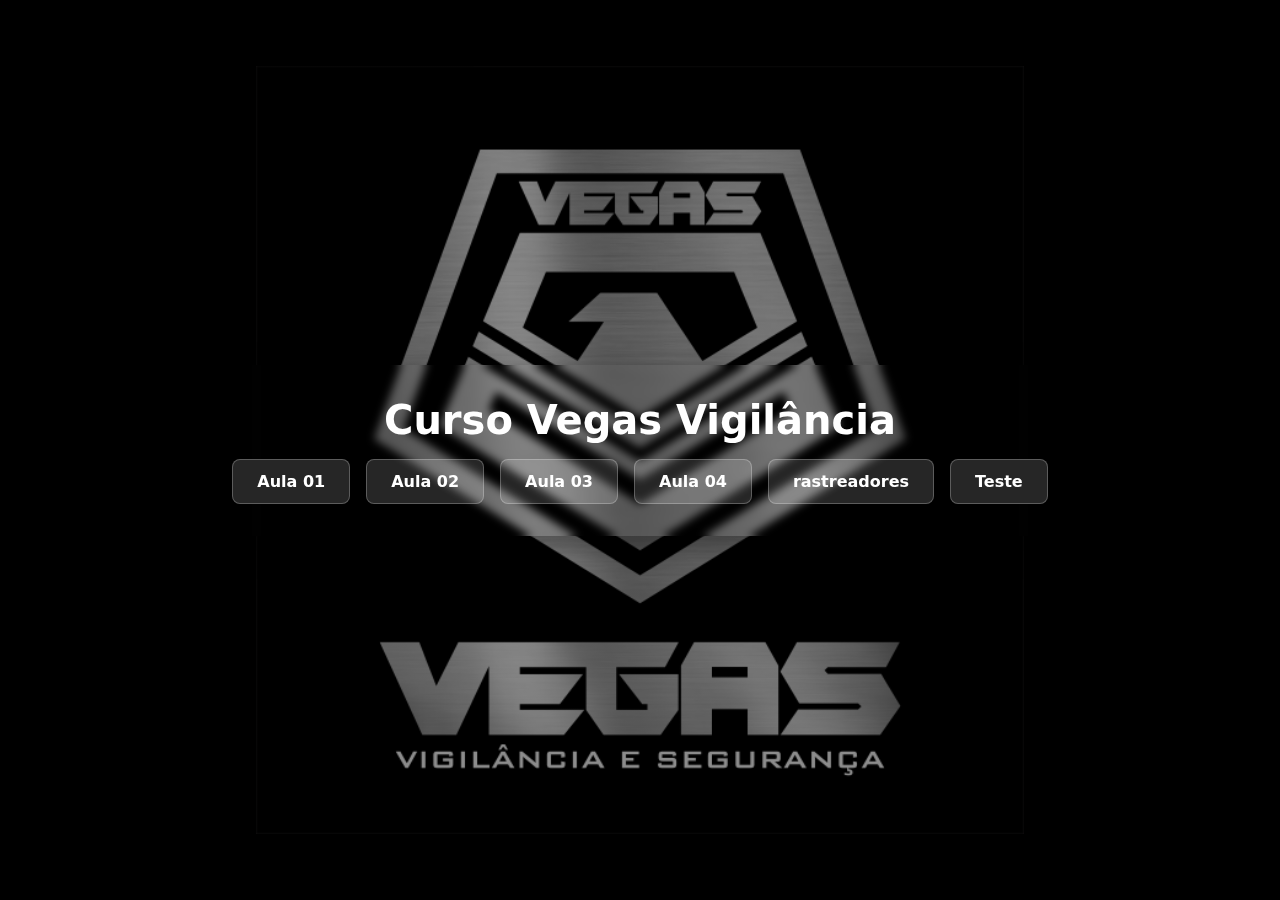
<file: index.html>
<!DOCTYPE html>
<html lang="pt-br">
<head>
    <meta charset="UTF-8">
    <meta name="viewport" content="width=device-width, initial-scale=1.0">
    <link rel="stylesheet" href="./stlyles.css">
    <title>VEGAS</title>
</head>
<body>
    
    <div class="bg">
    <div class="overlay" aria-hidden="true"></div>
    <main class="content" role="main">
        
      <h1>Curso Vegas Vigilância</h1>
      <div class="buttons">
        <a href="aula01.html">Aula 01</a>
        <a href="aula02.html">Aula 02</a>
        <a href="aula03.html">Aula 03</a>
        <a href="aula04.html">Aula 04</a>
        <a href="rastreadores.html">rastreadores</a>
        <a href="teste.html">Teste</a>
      </div>
      
    </main>
  </div>
</body>
</html>
</file>
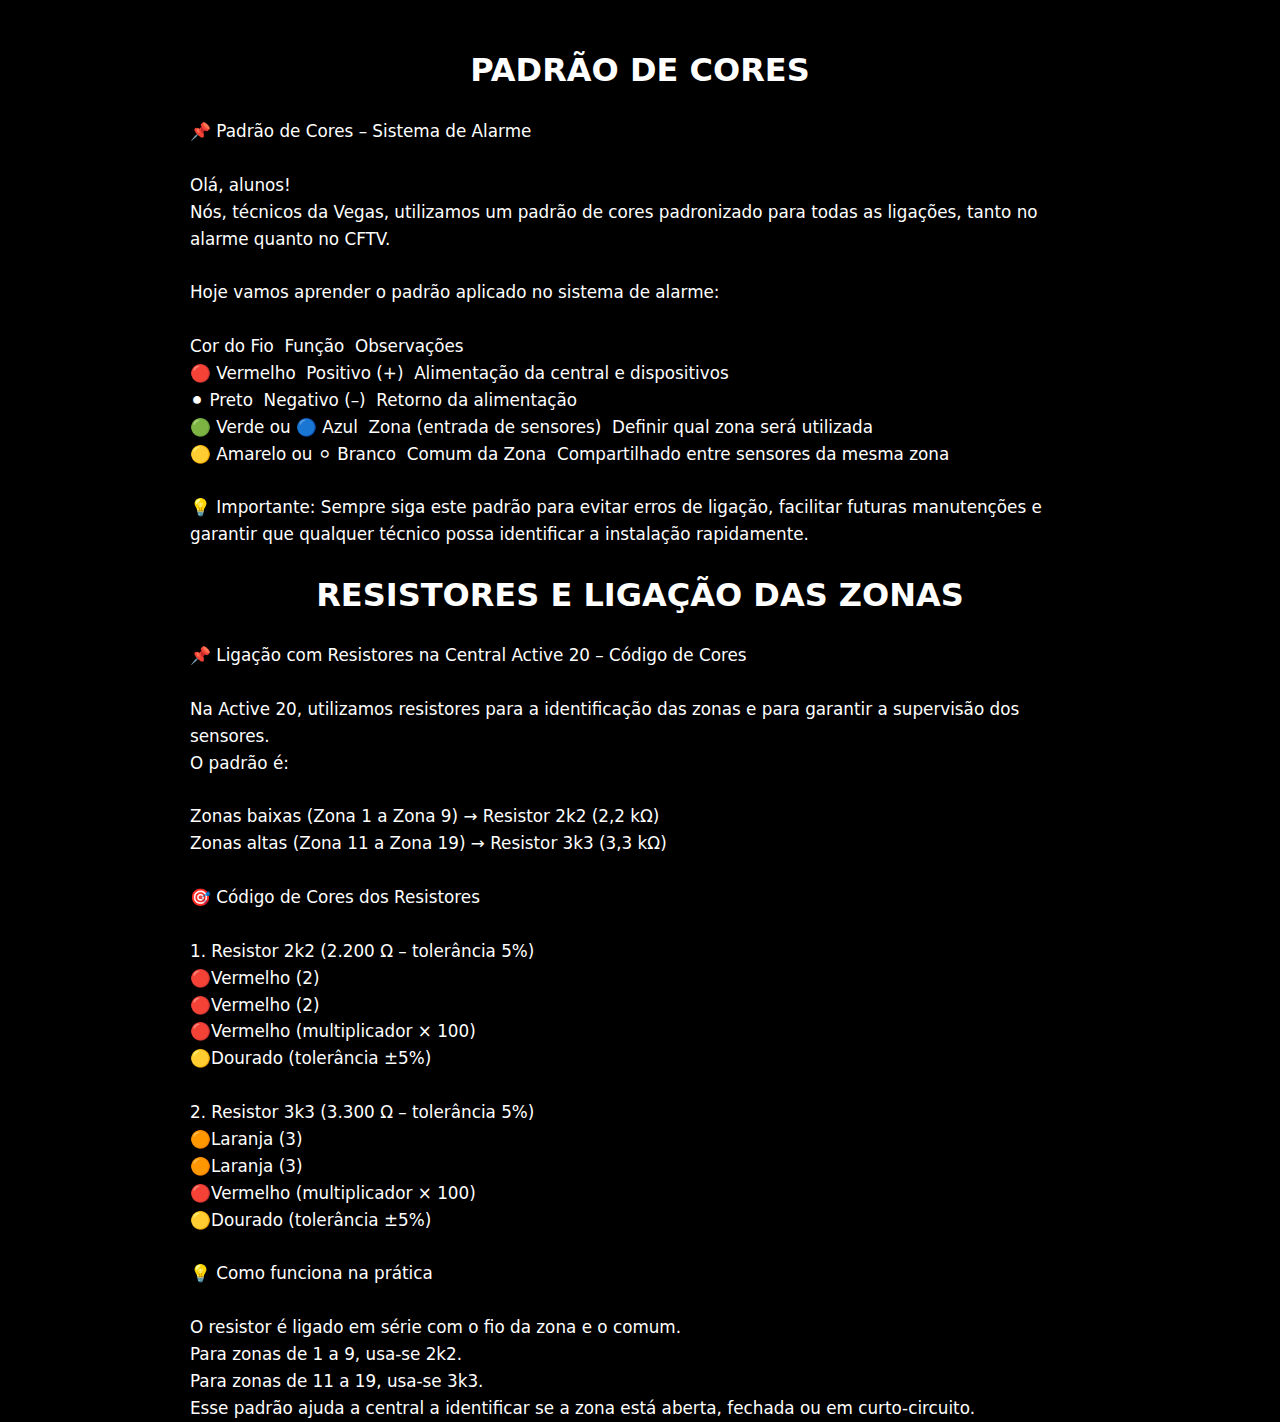
<file: aula01.html>
<!DOCTYPE html>
<html lang="pt-br">

<head>
    <meta charset="UTF-8">
    <meta name="viewport" content="width=device-width, initial-scale=1.0">
    <link rel="stylesheet" href="./aula01.css">
    <title>aula01</title>
</head>

<body>
    <h1>PADRÃO DE CORES</h1>
    <p>📌 Padrão de Cores – Sistema de Alarme<br><br>
        Olá, alunos!<br>
        Nós, técnicos da Vegas, utilizamos um padrão de cores padronizado para todas as ligações, tanto no alarme quanto
        no CFTV.<br><br>
        Hoje vamos aprender o padrão aplicado no sistema de alarme:<br><br>
        Cor do Fio&nbsp;&nbsp;Função&nbsp;&nbsp;Observações<br>
        🔴 Vermelho&nbsp;&nbsp;Positivo (+)&nbsp;&nbsp;Alimentação da central e dispositivos<br>
        ⚫ Preto&nbsp;&nbsp;Negativo (–)&nbsp;&nbsp;Retorno da alimentação<br>
        🟢 Verde ou 🔵 Azul&nbsp;&nbsp;Zona (entrada de sensores)&nbsp;&nbsp;Definir qual zona será utilizada<br>
        🟡 Amarelo ou ⚪ Branco&nbsp;&nbsp;Comum da Zona&nbsp;&nbsp;Compartilhado entre sensores da mesma zona<br><br>
        💡 Importante: Sempre siga este padrão para evitar erros de ligação, facilitar futuras manutenções e garantir
        que qualquer técnico possa identificar a instalação rapidamente.</p>
    <h1>RESISTORES E LIGAÇÃO DAS ZONAS</h1>
    <p>📌 Ligação com Resistores na Central Active 20 – Código de Cores<br><br>
Na Active 20, utilizamos resistores para a identificação das zonas e para garantir a supervisão dos sensores.<br>
O padrão é:<br><br>
Zonas baixas (Zona 1 a Zona 9) → Resistor 2k2 (2,2 kΩ)<br>
Zonas altas (Zona 11 a Zona 19) → Resistor 3k3 (3,3 kΩ)<br><br>
🎯 Código de Cores dos Resistores<br><br>
1. Resistor 2k2 (2.200 Ω – tolerância 5%)<br>
🔴Vermelho (2)<br>
🔴Vermelho (2)<br>
🔴Vermelho (multiplicador × 100)<br>
🟡Dourado (tolerância ±5%)<br><br>
2. Resistor 3k3 (3.300 Ω – tolerância 5%)<br>
🟠Laranja (3)<br>
🟠Laranja (3)<br>
🔴Vermelho (multiplicador × 100)<br>
🟡Dourado (tolerância ±5%)<br><br>
💡 Como funciona na prática<br><br>
O resistor é ligado em série com o fio da zona e o comum.<br>
Para zonas de 1 a 9, usa-se 2k2.<br>
Para zonas de 11 a 19, usa-se 3k3.<br>
Esse padrão ajuda a central a identificar se a zona está aberta, fechada ou em curto-circuito.
</p>

    
</body>

</html>
</file>
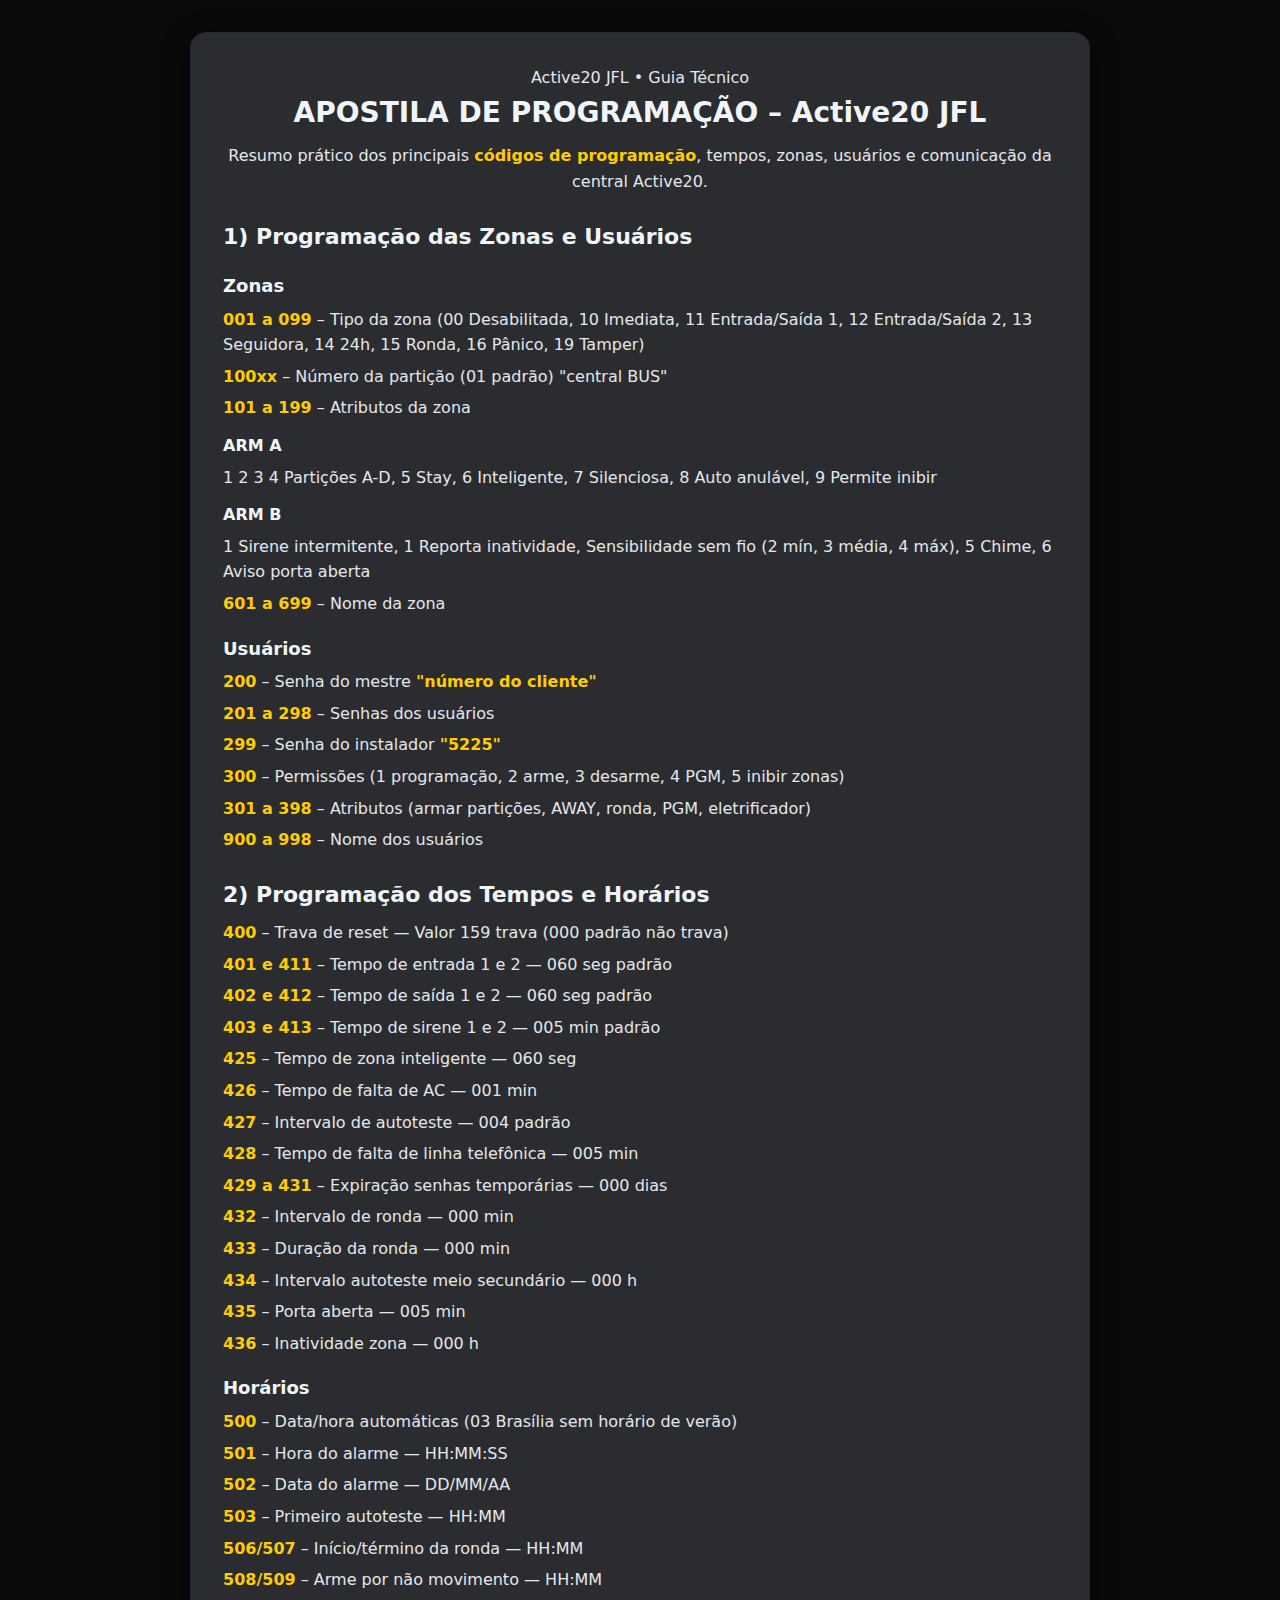
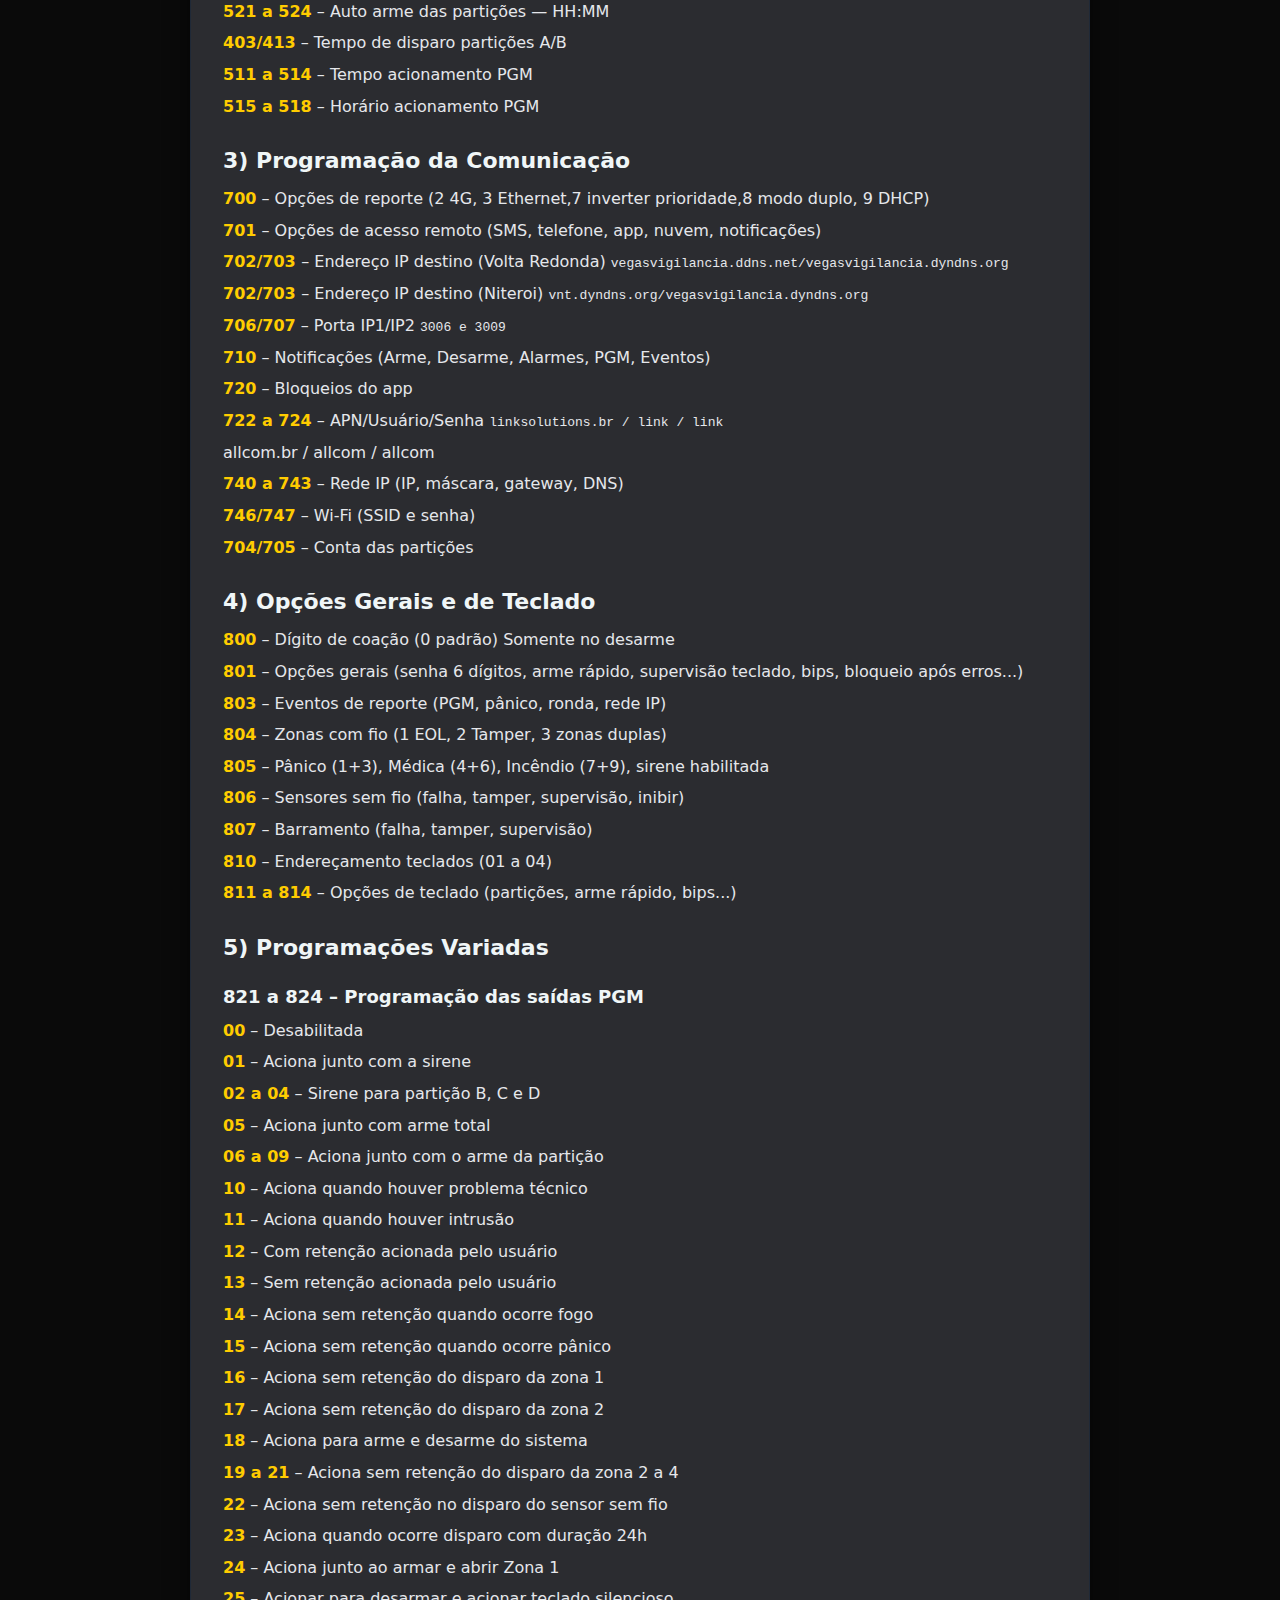
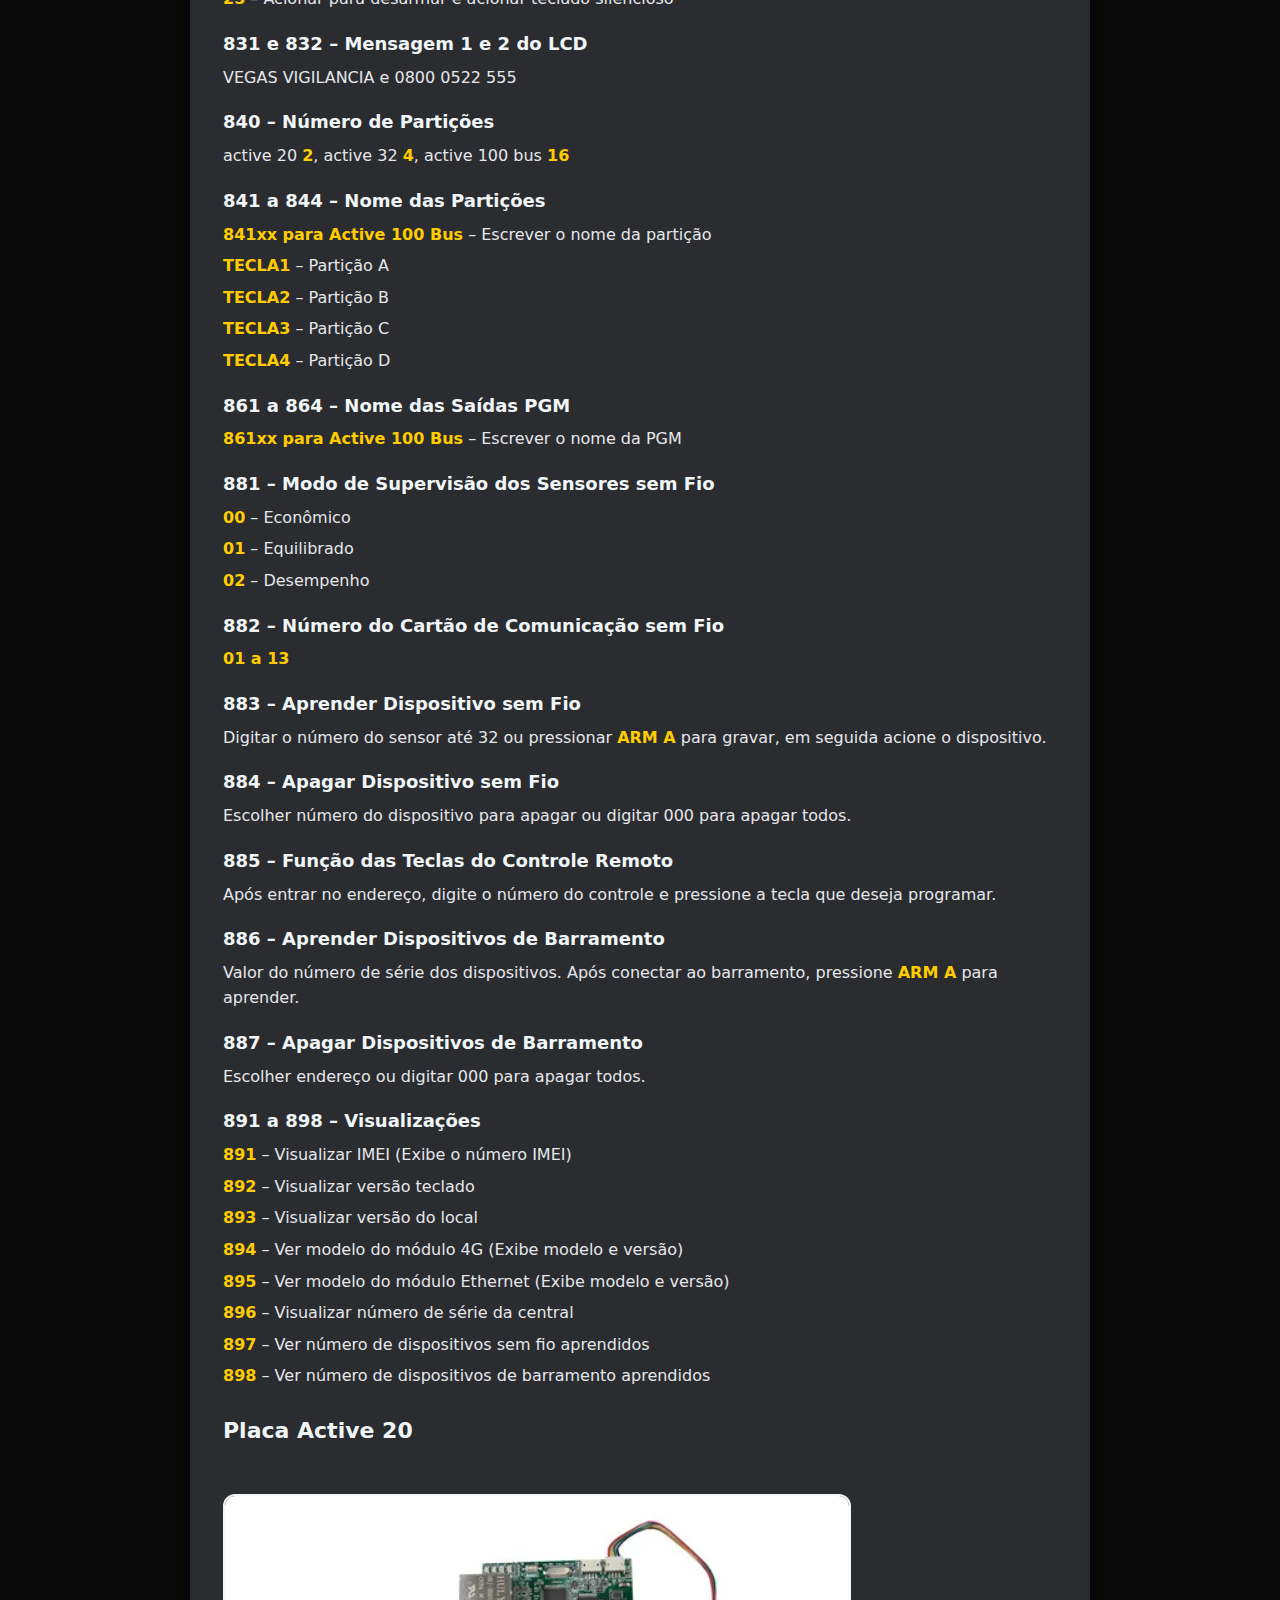
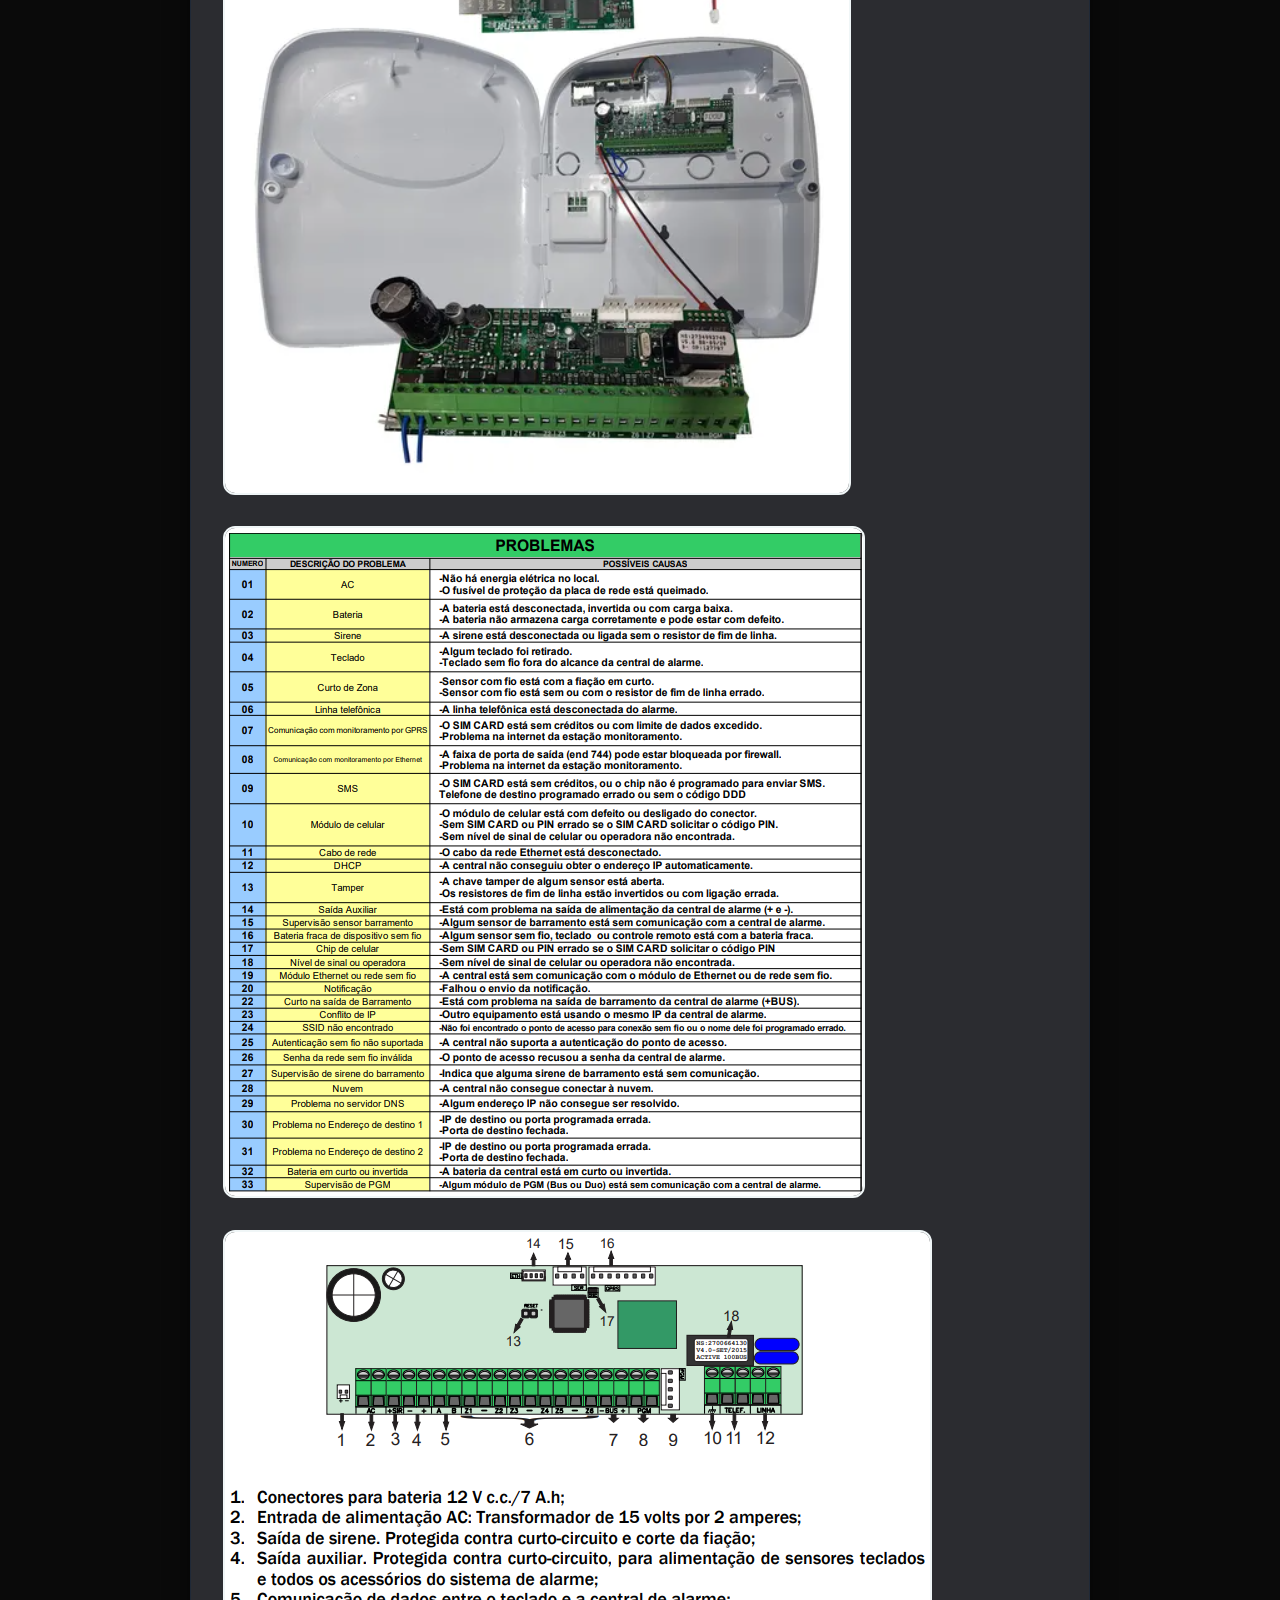
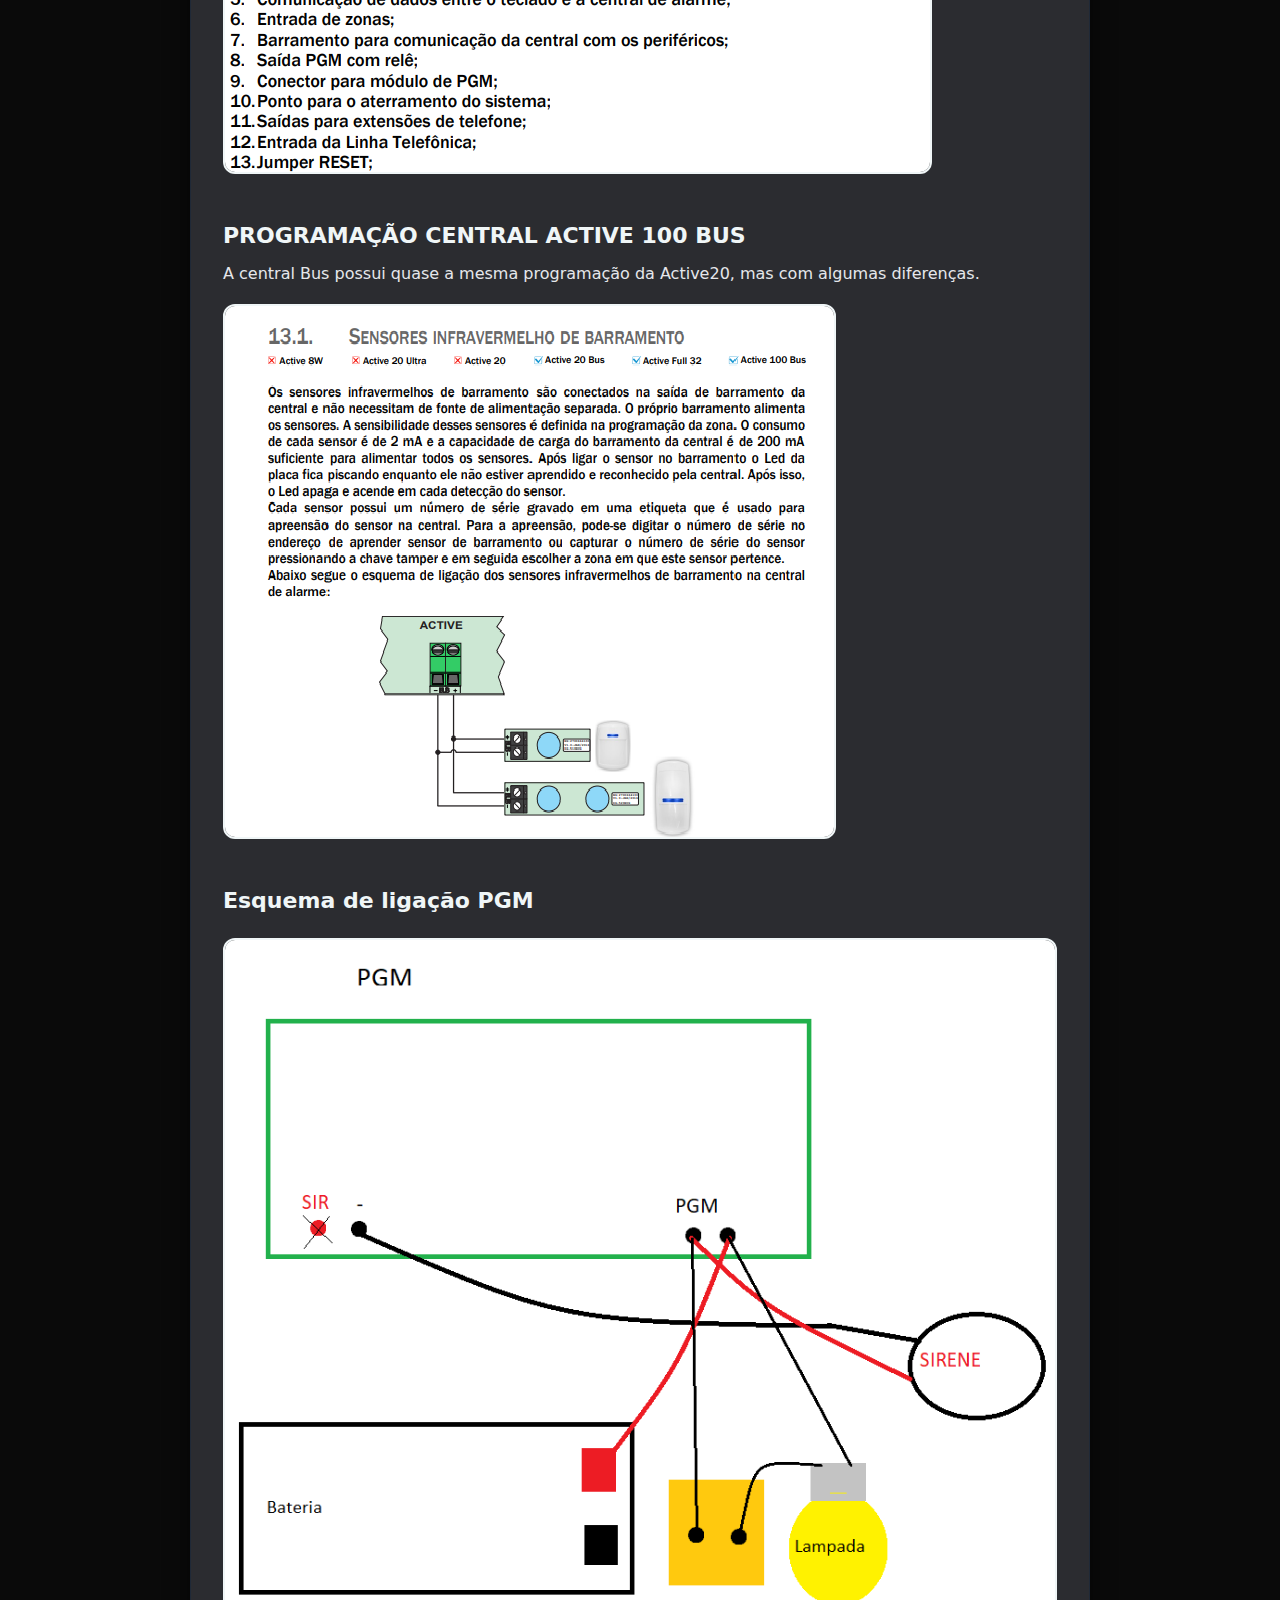
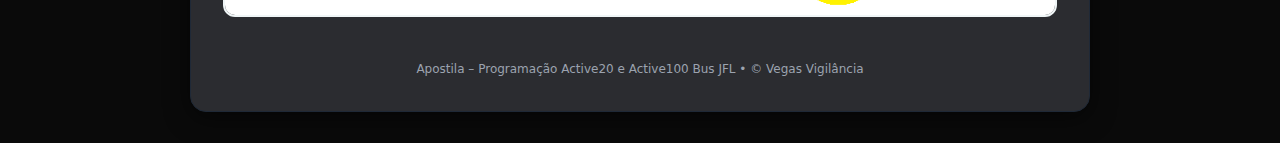
<file: aula02.html>
<!DOCTYPE html>
<html lang="pt-BR">

<head>
  <meta charset="utf-8" />
  <title>Apostila Active20 JFL</title>
  <meta name="viewport" content="width=device-width, initial-scale=1" />
  <style>
    :root {
      --ink: #e5e7eb;
      /* texto claro */
      --muted: #9ca3af;
      /* cinza para notas */
      --bg: #0a0a0a;
      /* fundo principal */
      --card: #2b2c30;
      /* fundo dos cards/caixas */
      --brand: #f0f6f7;
      /* azul destaque */
      --ok: #16a34a;
      /* verde */
      --warn: #f59e0b;
      /* amarelo alerta */
      --border: #1f2937;
      /* bordas discretas */
    }

    * {
      box-sizing: border-box
    }

    body {
      font-family: system-ui, -apple-system, Segoe UI, Roboto, Arial, sans-serif;
      background: var(--bg);
      color: var(--ink);
      margin: 0;
      line-height: 1.6;
    }

    .page {
      max-width: 900px;
      margin: 32px auto;
      background: var(--card);
      border: 1px solid var(--border);
      border-radius: 16px;
      padding: 32px;
      box-shadow: 0 6px 24px rgba(0, 0, 0, .5);
    }

    header {
      text-align: center;
      margin-bottom: 24px;
    }

    h1 {
      font-size: 28px;
      margin: 0 0 8px;
      color: var(--brand)
    }

    h2 {
      font-size: 22px;
      margin: 24px 0 8px;
      color: var(--brand)
    }

    h3 {
      font-size: 18px;
      margin: 18px 0 6px;
      color: var(--brand)
    }

    h4 {
      font-size: 16px;
      margin: 12px 0 6px;
      color: var(--brand)
    }

    p {
      margin: 6px 0
    }

    strong {
      color: #ffcc00
    }

    .note {
      background: #434547;
      border-left: 4px solid var(--brand);
      padding: 10px 12px;
      border-radius: 8px;
      margin: 12px 0;
      color: var(--muted);
    }

    img {
      max-width: 100%;
      height: auto;
      margin: 12px 0;
      border-radius: 12px;
      border: 2px solid var(--brand);
    }

    footer {
      margin-top: 24px;
      font-size: 12px;
      color: var(--muted);
      text-align: center
    }

    @media print {
      body {
        background: #fff;
        color: #000
      }

      .page {
        box-shadow: none;
        border: 0;
        padding: 0;
        margin: 0;
        max-width: 100%
      }
    }
  </style>
</head>

<body>
  <div class="page">
    <header>
      <span class="tag">Active20 JFL • Guia Técnico</span>
      <h1>APOSTILA DE PROGRAMAÇÃO – Active20 JFL</h1>
      <p>Resumo prático dos principais <strong>códigos de programação</strong>, tempos, zonas, usuários e comunicação da
        central Active20.</p>
    </header>

    <section>
      <h2>1) Programação das Zonas e Usuários</h2>
      <h3>Zonas</h3>
      <p><strong>001 a 099</strong> – Tipo da zona (00 Desabilitada, 10 Imediata, 11 Entrada/Saída 1, 12 Entrada/Saída
        2, 13 Seguidora, 14 24h, 15 Ronda, 16 Pânico, 19 Tamper)</p>
      <p><strong>100xx</strong> – Número da partição (01 padrão) "central BUS"</p>
      <p><strong>101 a 199</strong> – Atributos da zona</p>
      <h4>ARM A</h4>
      <p>1 2 3 4 Partições A-D, 5 Stay, 6 Inteligente, 7 Silenciosa, 8 Auto anulável, 9 Permite inibir</p>
      <h4>ARM B</h4>
      <p>1 Sirene intermitente, 1 Reporta inatividade, Sensibilidade sem fio (2 mín, 3 média, 4 máx), 5 Chime, 6 Aviso
        porta aberta</p>
      <p><strong>601 a 699</strong> – Nome da zona</p>

      <h3>Usuários</h3>
      <p><strong>200</strong> – Senha do mestre <strong>"número do cliente"</strong></p>
      <p><strong>201 a 298</strong> – Senhas dos usuários</p>
      <p><strong>299</strong> – Senha do instalador <strong>"5225"</strong></p>
      <p><strong>300</strong> – Permissões (1 programação, 2 arme, 3 desarme, 4 PGM, 5 inibir zonas)</p>
      <p><strong>301 a 398</strong> – Atributos (armar partições, AWAY, ronda, PGM, eletrificador)</p>
      <p><strong>900 a 998</strong> – Nome dos usuários</p>
    </section>

    <section>
      <h2>2) Programação dos Tempos e Horários</h2>
      <p><strong>400</strong> – Trava de reset — Valor 159 trava (000 padrão não trava)</p>
      <p><strong>401 e 411</strong> – Tempo de entrada 1 e 2 — 060 seg padrão</p>
      <p><strong>402 e 412</strong> – Tempo de saída 1 e 2 — 060 seg padrão</p>
      <p><strong>403 e 413</strong> – Tempo de sirene 1 e 2 — 005  min padrão</p>
      <p><strong>425</strong> – Tempo de zona inteligente — 060 seg</p>
      <p><strong>426</strong> – Tempo de falta de AC — 001 min</p>
      <p><strong>427</strong> – Intervalo de autoteste — 004 padrão</p>
      <p><strong>428</strong> – Tempo de falta de linha telefônica — 005 min</p>
      <p><strong>429 a 431</strong> – Expiração senhas temporárias — 000 dias</p>
      <p><strong>432</strong> – Intervalo de ronda — 000 min</p>
      <p><strong>433</strong> – Duração da ronda — 000 min</p>
      <p><strong>434</strong> – Intervalo autoteste meio secundário — 000 h</p>
      <p><strong>435</strong> – Porta aberta — 005 min</p>
      <p><strong>436</strong> – Inatividade zona — 000 h</p>

      <h3>Horários</h3>
      <p><strong>500</strong> – Data/hora automáticas (03 Brasília sem horário de verão)</p>
      <p><strong>501</strong> – Hora do alarme — HH:MM:SS</p>
      <p><strong>502</strong> – Data do alarme — DD/MM/AA</p>
      <p><strong>503</strong> – Primeiro autoteste — HH:MM</p>
      <p><strong>506/507</strong> – Início/término da ronda — HH:MM</p>
      <p><strong>508/509</strong> – Arme por não movimento — HH:MM</p>
      <p><strong>521 a 524</strong> – Auto arme das partições — HH:MM</p>
      <p><strong>403/413</strong> – Tempo de disparo partições A/B</p>
      <p><strong>511 a 514</strong> – Tempo acionamento PGM</p>
      <p><strong>515 a 518</strong> – Horário acionamento PGM</p>
    </section>

    <section>
      <h2>3) Programação da Comunicação</h2>
      <p><strong>700</strong> – Opções de reporte (2 4G, 3 Ethernet,7 inverter prioridade,8 modo duplo, 9 DHCP)</p>
      <p><strong>701</strong> – Opções de acesso remoto (SMS, telefone, app, nuvem, notificações)</p>
      <p><strong>702/703 </strong> – Endereço IP destino (Volta Redonda) <code>vegasvigilancia.ddns.net/vegasvigilancia.dyndns.org</code></p>
       <p><strong>702/703 </strong> – Endereço IP destino (Niteroi) <code>vnt.dyndns.org/vegasvigilancia.dyndns.org</code></p>
      <p><strong>706/707</strong> – Porta IP1/IP2 <code>3006 e 3009</code></p>
      <p><strong>710</strong> – Notificações (Arme, Desarme, Alarmes, PGM, Eventos)</p>
      <p><strong>720</strong> – Bloqueios do app</p>
      <p><strong>722 a 724</strong> – APN/Usuário/Senha <code>linksolutions.br / link / link</code></p>
      <p> allcom.br / allcom / allcom </p>
      <p><strong>740 a 743</strong> – Rede IP (IP, máscara, gateway, DNS)</p>
      <p><strong>746/747</strong> – Wi-Fi (SSID e senha)</p>
      <p><strong>704/705</strong> – Conta das partições</p>
    </section>

    <section>
      <h2>4) Opções Gerais e de Teclado</h2>
      <p><strong>800</strong> – Dígito de coação (0 padrão) Somente no desarme</p>
      <p><strong>801</strong> – Opções gerais (senha 6 dígitos, arme rápido, supervisão teclado, bips, bloqueio após
        erros...)</p>
      <p><strong>803</strong> – Eventos de reporte (PGM, pânico, ronda, rede IP)</p>
      <p><strong>804</strong> – Zonas com fio (1 EOL, 2 Tamper, 3 zonas duplas)</p>
      <p><strong>805</strong> – Pânico (1+3), Médica (4+6), Incêndio (7+9), sirene habilitada</p>
      <p><strong>806</strong> – Sensores sem fio (falha, tamper, supervisão, inibir)</p>
      <p><strong>807</strong> – Barramento (falha, tamper, supervisão)</p>
      <p><strong>810</strong> – Endereçamento teclados (01 a 04)</p>
      <p><strong>811 a 814</strong> – Opções de teclado (partições, arme rápido, bips...)</p>
      <section>
        <h2>5) Programações Variadas</h2>

        <h3>821 a 824 – Programação das saídas PGM</h3>
        <p><strong>00</strong> – Desabilitada</p>
        <p><strong>01</strong> – Aciona junto com a sirene</p>
        <p><strong>02 a 04</strong> – Sirene para partição B, C e D</p>
        <p><strong>05</strong> – Aciona junto com arme total</p>
        <p><strong>06 a 09</strong> – Aciona junto com o arme da partição</p>
        <p><strong>10</strong> – Aciona quando houver problema técnico</p>
        <p><strong>11</strong> – Aciona quando houver intrusão</p>
        <p><strong>12</strong> – Com retenção acionada pelo usuário</p>
        <p><strong>13</strong> – Sem retenção acionada pelo usuário</p>
        <p><strong>14</strong> – Aciona sem retenção quando ocorre fogo</p>
        <p><strong>15</strong> – Aciona sem retenção quando ocorre pânico</p>
        <p><strong>16</strong> – Aciona sem retenção do disparo da zona 1</p>
        <p><strong>17</strong> – Aciona sem retenção do disparo da zona 2</p>
        <p><strong>18</strong> – Aciona para arme e desarme do sistema</p>
        <p><strong>19 a 21</strong> – Aciona sem retenção do disparo da zona 2 a 4</p>
        <p><strong>22</strong> – Aciona sem retenção no disparo do sensor sem fio</p>
        <p><strong>23</strong> – Aciona quando ocorre disparo com duração 24h</p>
        <p><strong>24</strong> – Aciona junto ao armar e abrir Zona 1</p>
        <p><strong>25</strong> – Acionar para desarmar e acionar teclado silencioso</p>

        <h3>831 e 832 – Mensagem 1 e 2 do LCD</h3>
        <p>VEGAS VIGILANCIA e 0800 0522 555</p>

        <h3>840 – Número de Partições</h3>
        <p>active 20 <strong>2</strong>, active 32 <strong>4</strong>, active 100 bus <strong>16</strong> </p>

        <h3>841 a 844 – Nome das Partições</h3>
        <p><strong>841xx para Active 100 Bus</strong> – Escrever o nome da partição</p>
        <p><strong>TECLA1</strong> – Partição A</p>
        <p><strong>TECLA2</strong> – Partição B</p>
        <p><strong>TECLA3</strong> – Partição C</p>
        <p><strong>TECLA4</strong> – Partição D</p>
   

        <h3>861 a 864 – Nome das Saídas PGM</h3>
        <p><strong>861xx para Active 100 Bus</strong> – Escrever o nome da PGM</p>

        <h3>881 – Modo de Supervisão dos Sensores sem Fio</h3>
        <p><strong>00</strong> – Econômico</p>
        <p><strong>01</strong> – Equilibrado</p>
        <p><strong>02</strong> – Desempenho</p>

        <h3>882 – Número do Cartão de Comunicação sem Fio</h3>
        <p><strong>01 a 13</strong></p>

        <h3>883 – Aprender Dispositivo sem Fio</h3>
        <p>Digitar o número do sensor até 32 ou pressionar <strong>ARM A</strong> para gravar, em seguida acione o
          dispositivo.</p>

        <h3>884 – Apagar Dispositivo sem Fio</h3>
        <p>Escolher número do dispositivo para apagar ou digitar 000 para apagar todos.</p>

        <h3>885 – Função das Teclas do Controle Remoto</h3>
        <p>Após entrar no endereço, digite o número do controle e pressione a tecla que deseja programar.</p>

        <h3>886 – Aprender Dispositivos de Barramento</h3>
        <p>Valor do número de série dos dispositivos. Após conectar ao barramento, pressione <strong>ARM A</strong> para
          aprender.</p>

        <h3>887 – Apagar Dispositivos de Barramento</h3>
        <p>Escolher endereço ou digitar 000 para apagar todos.</p>

        <h3>891 a 898 – Visualizações</h3>
        <p><strong>891</strong> – Visualizar IMEI (Exibe o número IMEI)</p>
        <p><strong>892</strong> – Visualizar versão teclado</p>
        <p><strong>893</strong> – Visualizar versão do local</p>
        <p><strong>894</strong> – Ver modelo do módulo 4G (Exibe modelo e versão)</p>
        <p><strong>895</strong> – Ver modelo do módulo Ethernet (Exibe modelo e versão)</p>
        <p><strong>896</strong> – Visualizar número de série da central</p>
        <p><strong>897</strong> – Ver número de dispositivos sem fio aprendidos</p>
        <p><strong>898</strong> – Ver número de dispositivos de barramento aprendidos</p>
      </section>
<h2>Placa Active 20</h2><br>
<img src="./assets/active 20.png" alt=""><br>
      <img src="./assets/problemas.png" alt="Tela de problemas"><br>
      <img src="./assets/bus1.png" alt="Barramento BUS"><br>
      <h2>PROGRAMAÇÃO CENTRAL ACTIVE 100 BUS</h2>
      <p>A central Bus possui quase a mesma programação da Active20, mas com algumas diferenças.</p>
      <img src="./assets/sensor de barramento.png" alt="Sensor de Barramento">
      <h2>Esquema de ligação PGM</h2>
      <img src="./assets/pgm47.png" alt="">
    </section>

    <footer>
      Apostila – Programação Active20 e Active100 Bus JFL • © Vegas Vigilância
    </footer>
  </div>
</body>

</html>
</file>
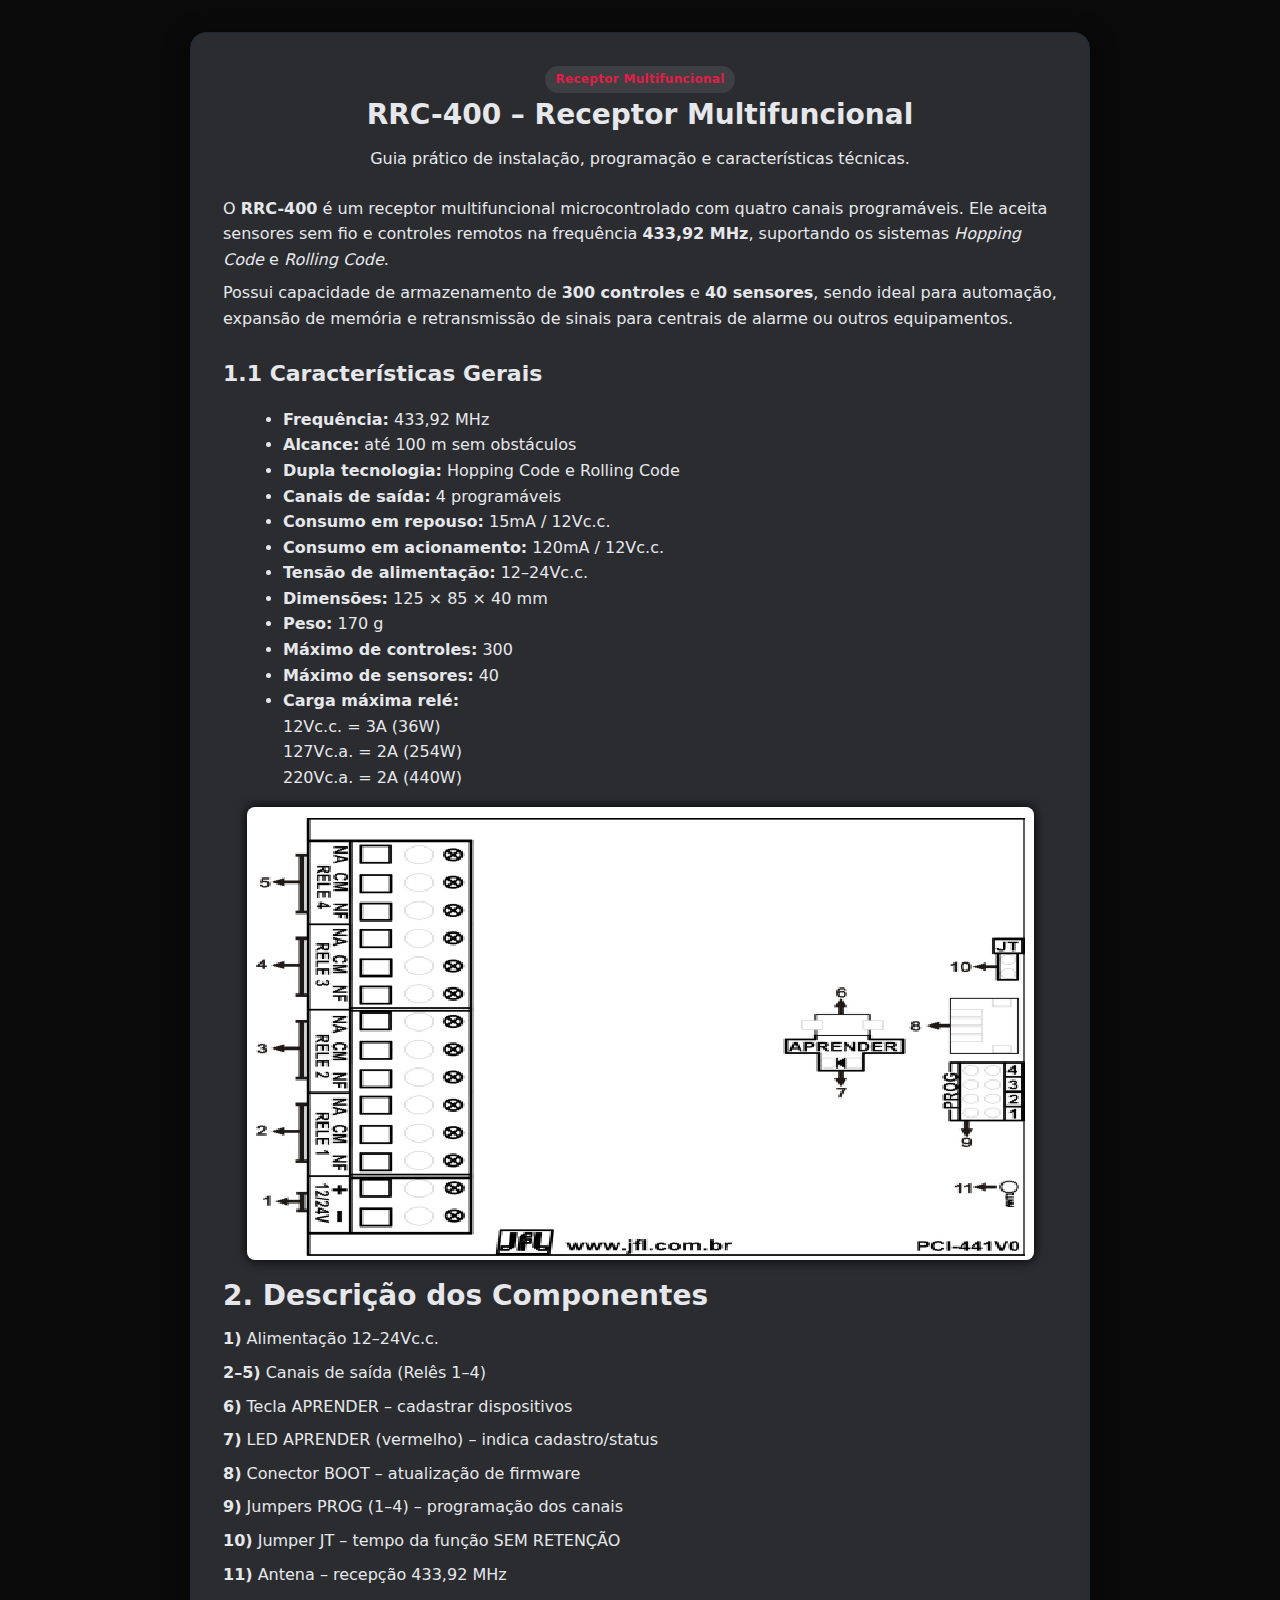
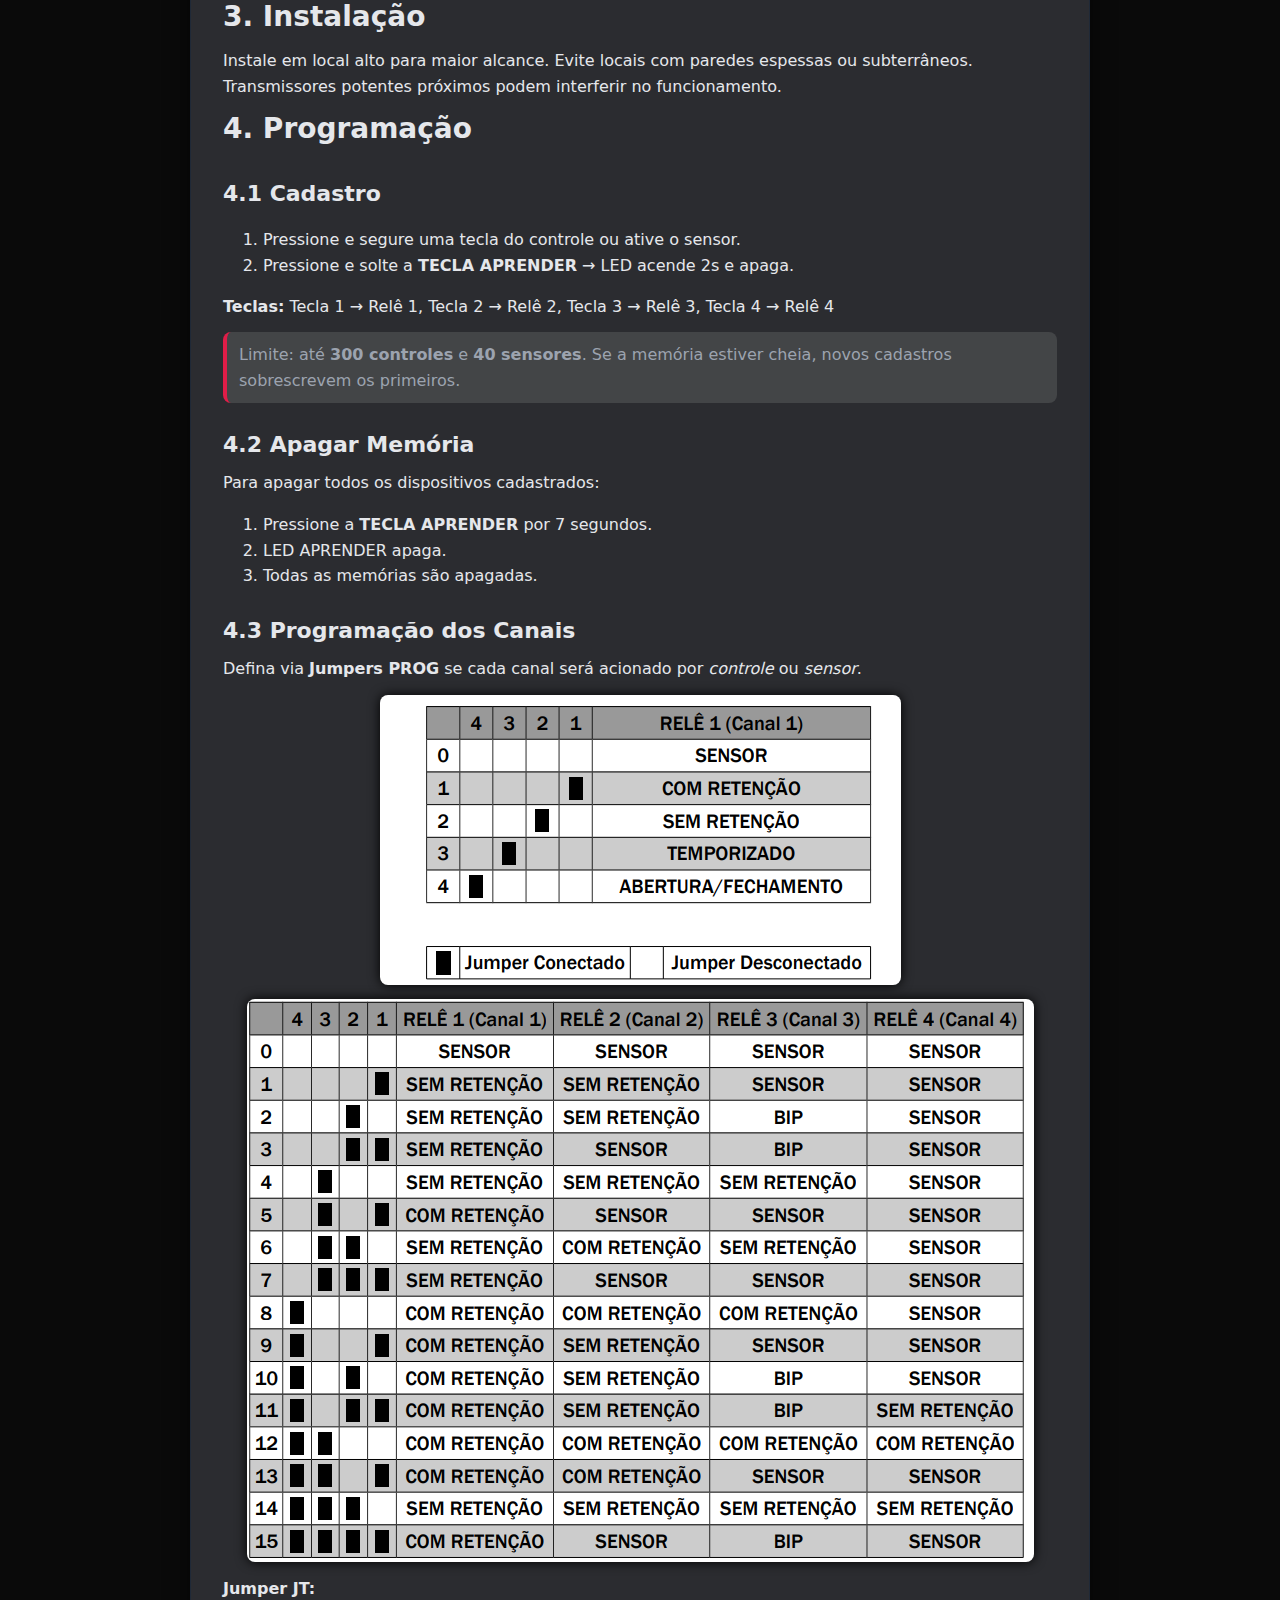
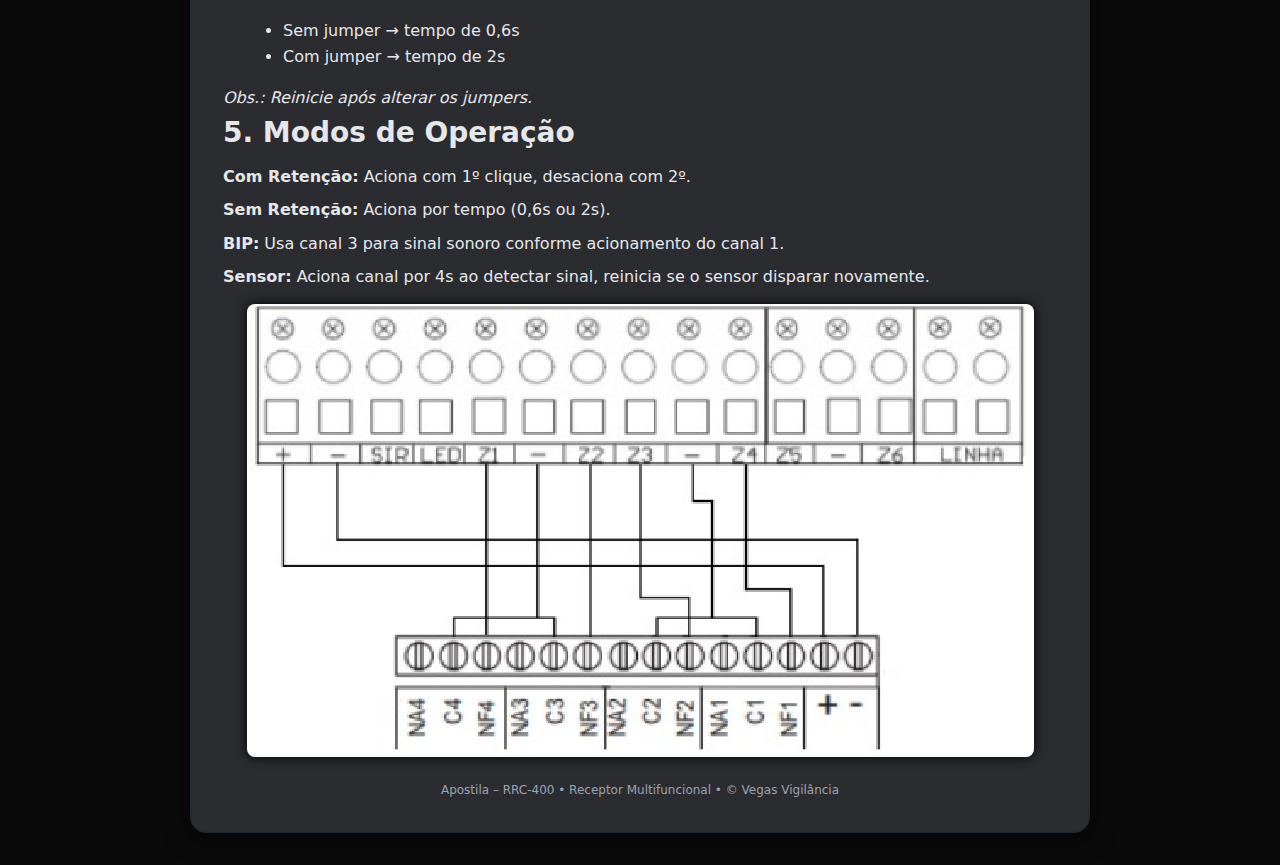
<file: aula03.html>
<!DOCTYPE html>
<html lang="pt-BR">
<head>
  <meta charset="UTF-8">
  <meta name="viewport" content="width=device-width, initial-scale=1.0">
  <title>Apostila – RRC-400 • Receptor Multifuncional</title>
  <style>
    :root{
      --ink:#e5e7eb;     
      --muted:#9ca3af;   
      --bg:#0a0a0a;      
      --card:#2b2c30;    
      --brand:#e11d48;   
      --ok:#16a34a;      
      --warn:#f59e0b;    
      --border:#1f2937;  
    }
    *{box-sizing:border-box}
    body{
      font-family: system-ui, -apple-system, Segoe UI, Roboto, Arial, sans-serif;
      background:var(--bg);
      color:var(--ink);
      margin:0;
      line-height:1.6;
    }
    .page{
      max-width: 900px;
      margin: 32px auto;
      background: var(--card);
      border:1px solid var(--border);
      border-radius: 16px;
      padding: 32px;
      box-shadow: 0 6px 24px rgba(0,0,0,.5);
    }
    header{text-align:center;margin-bottom:24px}
    h1{font-size:28px;margin:0 0 8px}
    h2{font-size:22px;margin:24px 0 8px}
    h3{font-size:18px;margin:18px 0 6px}
    p{margin:8px 0}
    img{max-width:100%;margin:14px auto;display:block;border-radius:8px;box-shadow:0 0 12px #000}
    .tag{
      display:inline-block;
      padding:4px 10px;
      border-radius:999px;
      background:#3d3f43;
      color:var(--brand);
      font-weight:600;
      font-size:12px;
      letter-spacing:.3px;
    }
    .note{
      background:#434547;
      border-left:4px solid var(--brand);
      padding:10px 12px;
      border-radius:8px;
      margin:12px 0;
      color:var(--muted);
    }
    ul{margin-left:20px}
    code{
      font-family: ui-monospace, SFMono-Regular, Menlo, Consolas, monospace;
      background:#0f172a; padding:2px 6px; border-radius:6px;
      color:#facc15;
    }
    footer{margin-top:24px;font-size:12px;color:var(--muted);text-align:center}
  </style>
</head>
<body>
  <div class="page">
    <header>
      <span class="tag">Receptor Multifuncional</span>
      <h1>RRC-400 – Receptor Multifuncional</h1>
      <p>Guia prático de instalação, programação e características técnicas.</p>
    </header>

    <section>
      <p>O <strong>RRC-400</strong> é um receptor multifuncional microcontrolado com quatro canais programáveis. 
      Ele aceita sensores sem fio e controles remotos na frequência <strong>433,92 MHz</strong>, 
      suportando os sistemas <em>Hopping Code</em> e <em>Rolling Code</em>.</p>
      <p>Possui capacidade de armazenamento de <strong>300 controles</strong> e <strong>40 sensores</strong>, 
      sendo ideal para automação, expansão de memória e retransmissão de sinais para centrais de alarme ou outros equipamentos.</p>
    </section>

    <section>
      <h2>1.1 Características Gerais</h2>
      <ul>
        <li><strong>Frequência:</strong> 433,92 MHz</li>
        <li><strong>Alcance:</strong> até 100 m sem obstáculos</li>
        <li><strong>Dupla tecnologia:</strong> Hopping Code e Rolling Code</li>
        <li><strong>Canais de saída:</strong> 4 programáveis</li>
        <li><strong>Consumo em repouso:</strong> 15mA / 12Vc.c.</li>
        <li><strong>Consumo em acionamento:</strong> 120mA / 12Vc.c.</li>
        <li><strong>Tensão de alimentação:</strong> 12–24Vc.c.</li>
        <li><strong>Dimensões:</strong> 125 × 85 × 40 mm</li>
        <li><strong>Peso:</strong> 170 g</li>
        <li><strong>Máximo de controles:</strong> 300</li>
        <li><strong>Máximo de sensores:</strong> 40</li>
        <li><strong>Carga máxima relé:</strong> 
          <br>12Vc.c. = 3A (36W)
          <br>127Vc.a. = 2A (254W)
          <br>220Vc.a. = 2A (440W)
        </li>
      </ul>
      <img src="./assets/receptora3.png" alt="RRC-400 receptor multifuncional">
    </section>

    <section>
      <h1>2. Descrição dos Componentes</h1>
      <p><strong>1)</strong> Alimentação 12–24Vc.c.</p>
      <p><strong>2–5)</strong> Canais de saída (Relês 1–4)</p>
      <p><strong>6)</strong> Tecla APRENDER – cadastrar dispositivos</p>
      <p><strong>7)</strong> LED APRENDER (vermelho) – indica cadastro/status</p>
      <p><strong>8)</strong> Conector BOOT – atualização de firmware</p>
      <p><strong>9)</strong> Jumpers PROG (1–4) – programação dos canais</p>
      <p><strong>10)</strong> Jumper JT – tempo da função SEM RETENÇÃO</p>
      <p><strong>11)</strong> Antena – recepção 433,92 MHz</p>
    </section>

    <section>
      <h1>3. Instalação</h1>
      <p>Instale em local alto para maior alcance. Evite locais com paredes espessas ou subterrâneos.  
      Transmissores potentes próximos podem interferir no funcionamento.</p>
    </section>

    <section>
      <h1>4. Programação</h1>
      <h2>4.1 Cadastro</h2>
      <ol>
        <li>Pressione e segure uma tecla do controle ou ative o sensor.</li>
        <li>Pressione e solte a <strong>TECLA APRENDER</strong> → LED acende 2s e apaga.</li>
      </ol>
      <p><strong>Teclas:</strong> Tecla 1 → Relê 1, Tecla 2 → Relê 2, Tecla 3 → Relê 3, Tecla 4 → Relê 4</p>

      <div class="note">
        Limite: até <strong>300 controles</strong> e <strong>40 sensores</strong>.  
        Se a memória estiver cheia, novos cadastros sobrescrevem os primeiros.
      </div>
    </section>

    <section>
      <h2>4.2 Apagar Memória</h2>
      <p>Para apagar todos os dispositivos cadastrados:</p>
      <ol>
        <li>Pressione a <strong>TECLA APRENDER</strong> por 7 segundos.</li>
        <li>LED APRENDER apaga.</li>
        <li>Todas as memórias são apagadas.</li>
      </ol>
    </section>

    <section>
      <h2>4.3 Programação dos Canais</h2>
      <p>Defina via <strong>Jumpers PROG</strong> se cada canal será acionado por <em>controle</em> ou <em>sensor</em>.</p>
      <img src="./assets/receptora 1 canal.png" alt="receptora 1 canal">
      <img src="./assets/receptora1.png" alt="Jumpers de programação do RRC-400">
      <p><strong>Jumper JT:</strong></p>
      <ul>
        <li>Sem jumper → tempo de 0,6s</li>
        <li>Com jumper → tempo de 2s</li>
      </ul>
      <em>Obs.: Reinicie após alterar os jumpers.</em>
    </section>

    <section>
      <h1>5. Modos de Operação</h1>
      <p><strong>Com Retenção:</strong> Aciona com 1º clique, desaciona com 2º.</p>
      <p><strong>Sem Retenção:</strong> Aciona por tempo (0,6s ou 2s).</p>
      <p><strong>BIP:</strong> Usa canal 3 para sinal sonoro conforme acionamento do canal 1.</p>
      <p><strong>Sensor:</strong> Aciona canal por 4s ao detectar sinal, reinicia se o sensor disparar novamente.</p>
      <img src="./assets/receptora2.png" alt="Funcionamento dos canais do RRC-400">
    </section>

    <footer>
      Apostila – RRC-400 • Receptor Multifuncional • © Vegas Vigilância
    </footer>
  </div>
</body>
</html>
</file>
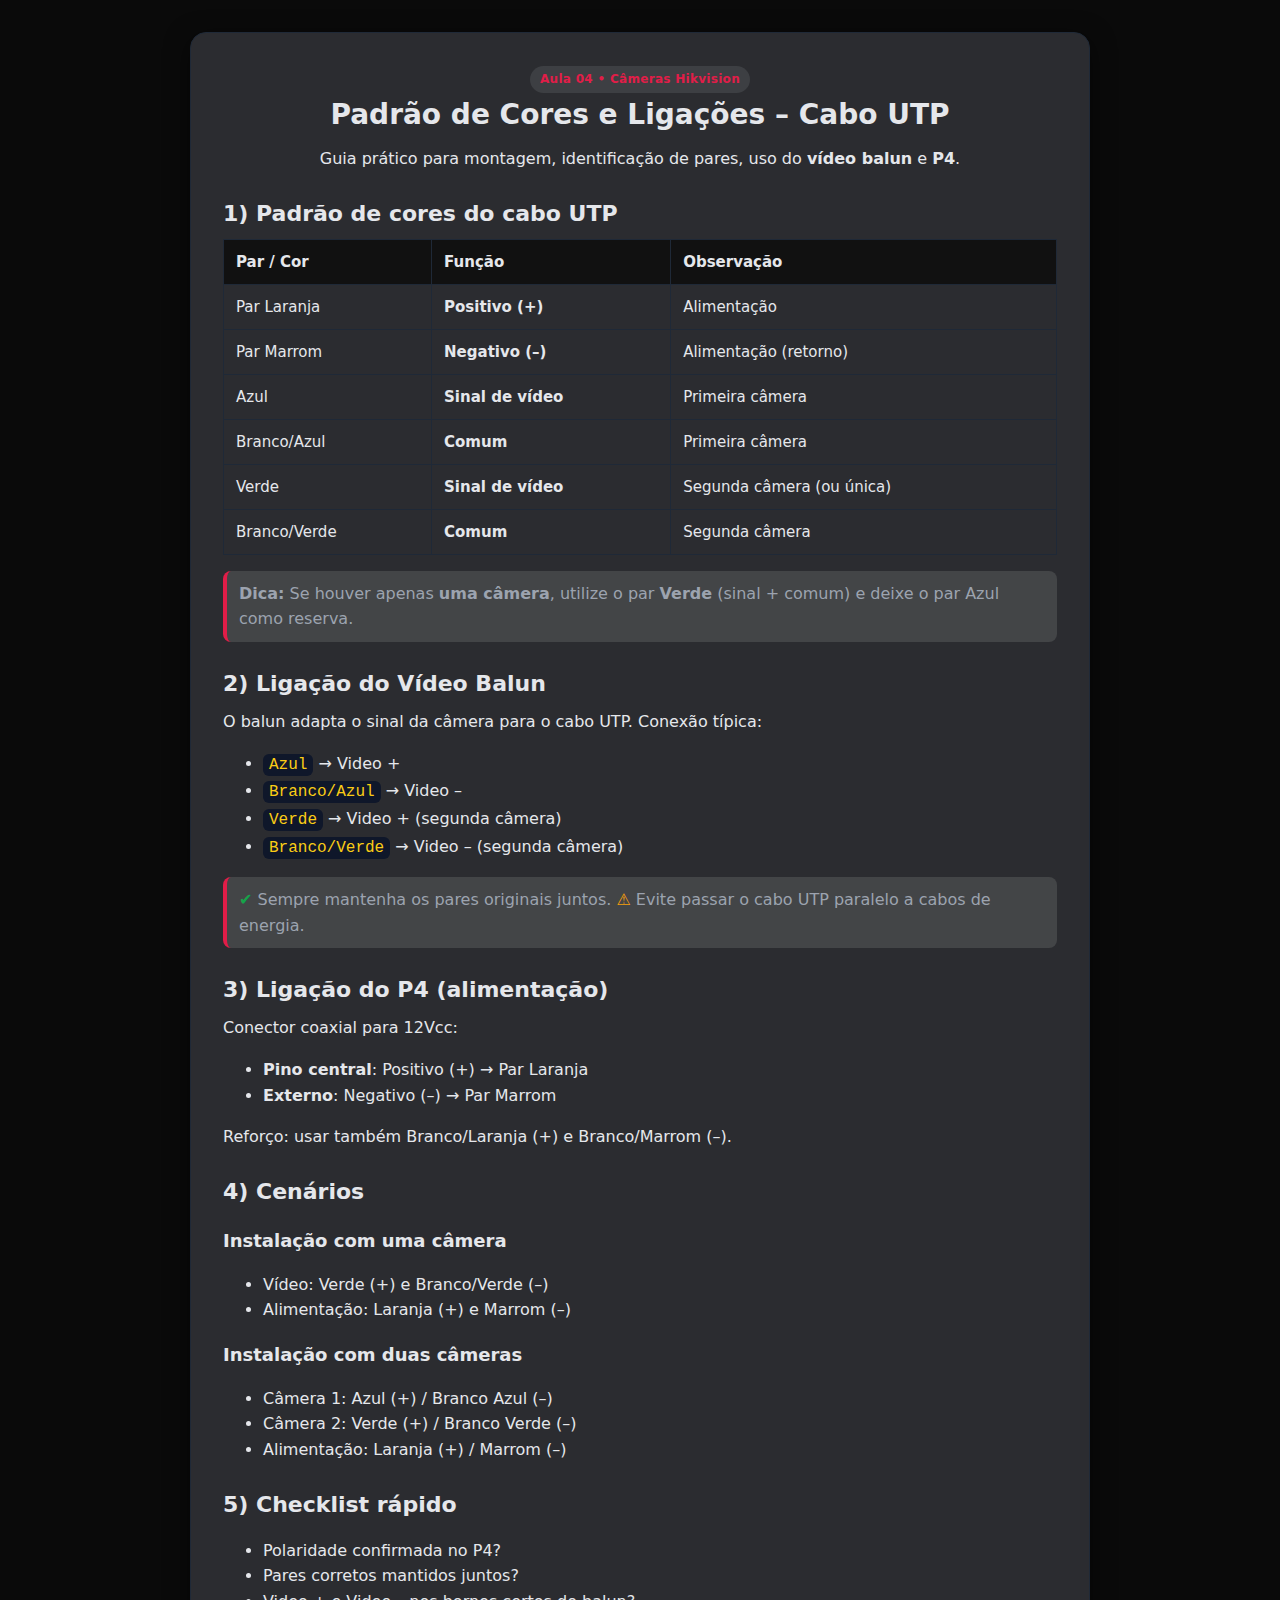
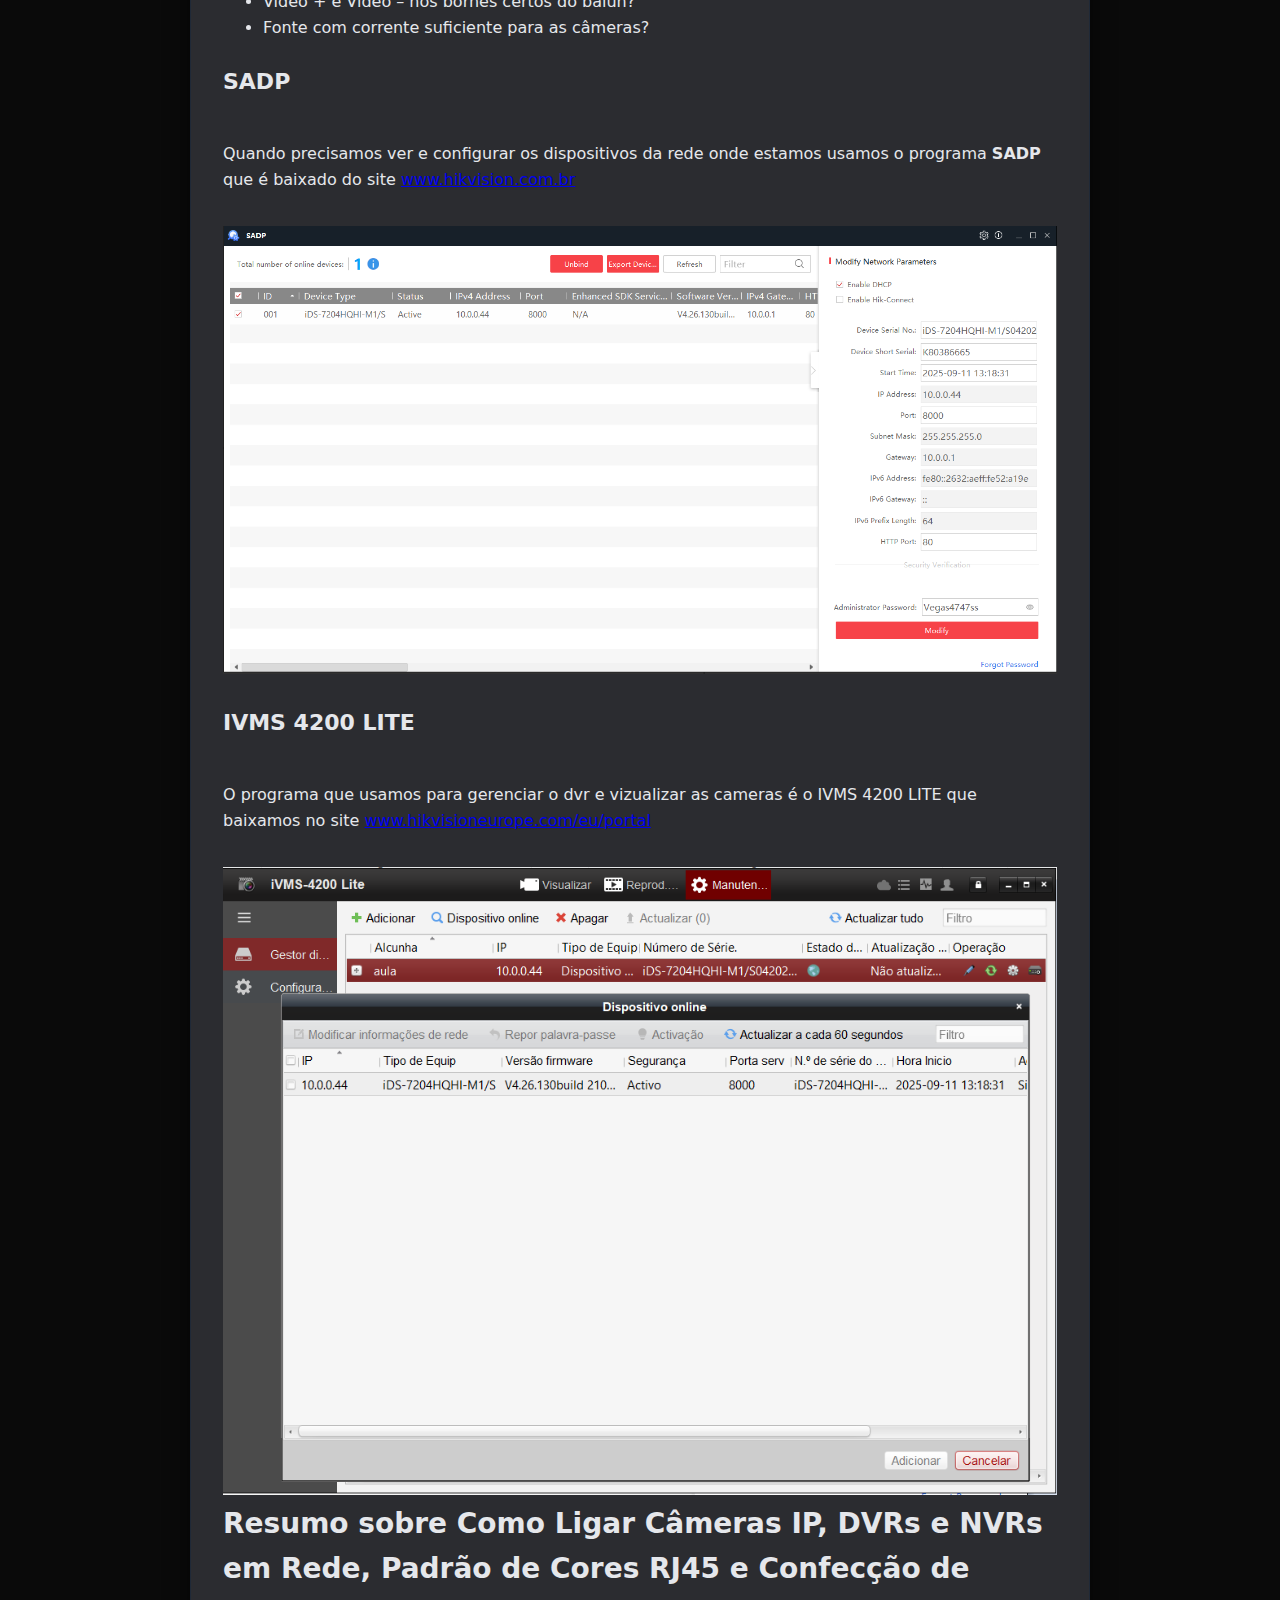
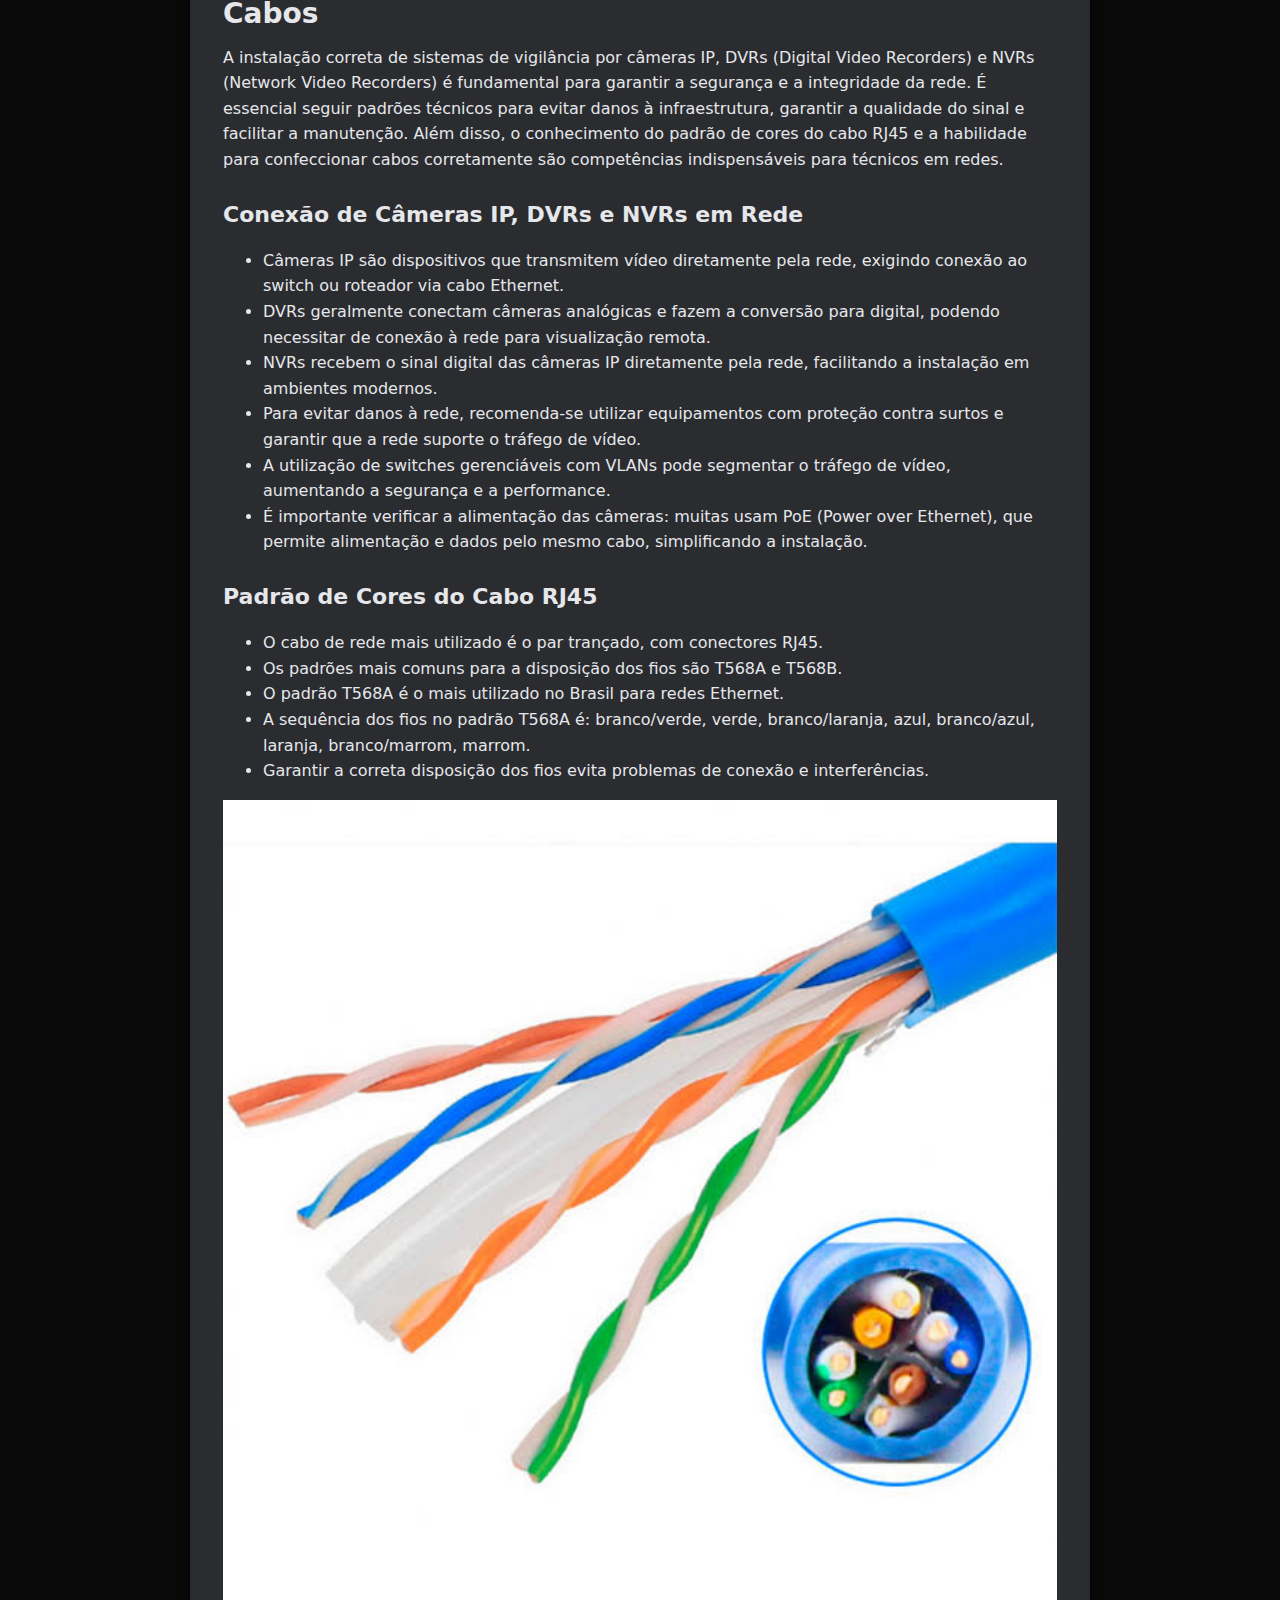
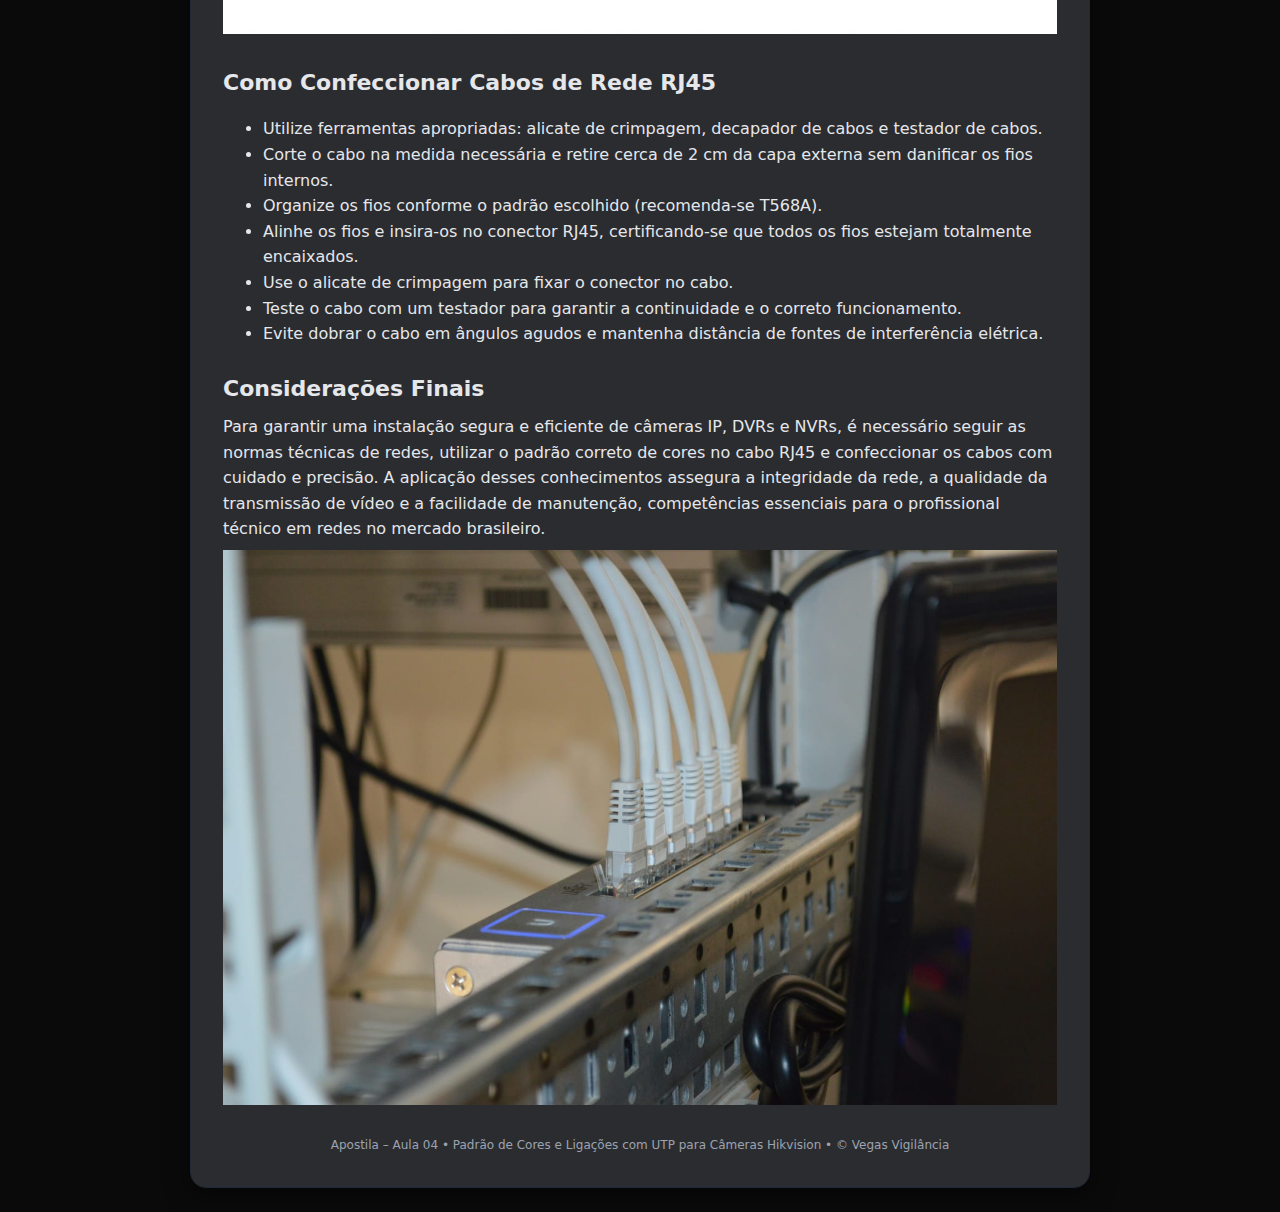
<file: aula04.html>
<!DOCTYPE html>
<html lang="pt-BR">
<head>
  <meta charset="utf-8" />
  <title>Apostila – Aula 04 • Câmeras Hikvision e Cabo UTP</title>
  <meta name="viewport" content="width=device-width, initial-scale=1" />
  <style>
    :root{
      --ink:#e5e7eb;     
      --muted:#9ca3af;   
      --bg:#0a0a0a;      
      --card:#2b2c30;    
      --brand:#e11d48;   
      --ok:#16a34a;      
      --warn:#f59e0b;    
      --border:#1f2937;  
    }
    *{box-sizing:border-box}
    body{
      font-family: system-ui, -apple-system, Segoe UI, Roboto, Arial, sans-serif;
      background:var(--bg);
      color:var(--ink);
      margin:0;
      line-height:1.6;
    }
    img{
      width: 100%;
      
    }
    .page{
      max-width: 900px;
      margin: 32px auto;
      background: var(--card);
      border:1px solid var(--border);
      border-radius: 16px;
      padding: 32px;
      box-shadow: 0 6px 24px rgba(0,0,0,.5);
    }
    header{text-align:center;margin-bottom: 24px;}
    h1{font-size: 28px; margin: 0 0 8px}
    h2{font-size: 22px; margin: 24px 0 8px}
    h3{font-size: 18px; margin: 18px 0 6px}
    p{margin: 8px 0}
    .tag{
      display:inline-block;
      padding:4px 10px;
      border-radius:999px;
      background:#3d3f43;
      color:var(--brand);
      font-weight:600;
      font-size:12px;
      letter-spacing:.3px;
    }
    .note{
      background:#434547;
      border-left:4px solid var(--brand);
      padding: 10px 12px;
      border-radius: 8px;
      margin: 12px 0;
      color: var(--muted);
    }
    table{
      width:100%;
      border-collapse:collapse;
      margin: 8px 0 16px;
      font-size: 15px;
      color: var(--ink);
    }
    th, td{
      border:1px solid var(--border);
      padding:10px 12px;
      text-align:left;
    }
    th{ background:#111111 }
    code{
      font-family: ui-monospace, SFMono-Regular, Menlo, Consolas, monospace;
      background:#0f172a; padding:2px 6px; border-radius:6px;
      color:#facc15;
    }
    .check{color:var(--ok); font-weight:600}
    .warn{color:var(--warn); font-weight:600}
    footer{margin-top: 24px; font-size: 12px; color:var(--muted); text-align:center}
    iframe{border-radius:12px; margin:16px 0; max-width:100%;}
  </style>
</head>
<body>
  <div class="page">
    <header>
      <span class="tag">Aula 04 • Câmeras Hikvision</span>
      <h1>Padrão de Cores e Ligações – Cabo UTP</h1>
      <p>Guia prático para montagem, identificação de pares, uso do <strong>vídeo balun</strong> e <strong>P4</strong>.</p>
    </header>

    <section>
      <h2>1) Padrão de cores do cabo UTP</h2>
      <table>
        <thead>
          <tr>
            <th>Par / Cor</th>
            <th>Função</th>
            <th>Observação</th>
          </tr>
        </thead>
        <tbody>
          <tr>
            <td>Par Laranja</td>
            <td><strong>Positivo (+)</strong></td>
            <td>Alimentação</td>
          </tr>
          <tr>
            <td>Par Marrom</td>
            <td><strong>Negativo (–)</strong></td>
            <td>Alimentação (retorno)</td>
          </tr>
          <tr>
            <td>Azul</td>
            <td><strong>Sinal de vídeo</strong></td>
            <td>Primeira câmera</td>
          </tr>
          <tr>
            <td>Branco/Azul</td>
            <td><strong>Comum</strong></td>
            <td>Primeira câmera</td>
          </tr>
          <tr>
            <td>Verde</td>
            <td><strong>Sinal de vídeo</strong></td>
            <td>Segunda câmera (ou única)</td>
          </tr>
          <tr>
            <td>Branco/Verde</td>
            <td><strong>Comum</strong></td>
            <td>Segunda câmera</td>
          </tr>
        </tbody>
      </table>

      <div class="note">
        <strong>Dica:</strong> Se houver apenas <strong>uma câmera</strong>, utilize o par <strong>Verde</strong> (sinal + comum) e deixe o par Azul como reserva.
      </div>
    </section>

    <section>
      <h2>2) Ligação do Vídeo Balun</h2>
      <p>O balun adapta o sinal da câmera para o cabo UTP. Conexão típica:</p>
      <ul>
        <li><code>Azul</code> → Video +</li>
        <li><code>Branco/Azul</code> → Video –</li>
        <li><code>Verde</code> → Video + (segunda câmera)</li>
        <li><code>Branco/Verde</code> → Video – (segunda câmera)</li>
      </ul>
      <div class="note">
        <span class="check">✔</span> Sempre mantenha os pares originais juntos.  
        <span class="warn">⚠</span> Evite passar o cabo UTP paralelo a cabos de energia.
      </div>
    </section>

    <section>
      <h2>3) Ligação do P4 (alimentação)</h2>
      <p>Conector coaxial para 12Vcc:</p>
      <ul>
        <li><strong>Pino central</strong>: Positivo (+) → Par Laranja</li>
        <li><strong>Externo</strong>: Negativo (–) → Par Marrom</li>
      </ul>
      <p>Reforço: usar também Branco/Laranja (+) e Branco/Marrom (–).</p>
    </section>

    <section>
      <h2>4) Cenários</h2>
      <h3>Instalação com uma câmera</h3>
      <ul>
        <li>Vídeo: Verde (+) e Branco/Verde (–)</li>
        <li>Alimentação: Laranja (+) e Marrom (–)</li>
      </ul>

      <h3>Instalação com duas câmeras</h3>
      <ul>
        <li>Câmera 1: Azul (+) / Branco Azul (–)</li>
        <li>Câmera 2: Verde (+) / Branco Verde (–)</li>
        <li>Alimentação: Laranja (+) / Marrom (–)</li>
      </ul>
    </section>

    <section>
      <h2>5) Checklist rápido</h2>
      <ul>
        <li>Polaridade confirmada no P4?</li>
        <li>Pares corretos mantidos juntos?</li>
        <li>Video + e Video – nos bornes certos do balun?</li>
        <li>Fonte com corrente suficiente para as câmeras?</li>
      </ul>
    </section>
    <h2>SADP</h2> <br>
    <p>Quando precisamos ver e configurar os dispositivos da rede onde estamos usamos o programa <strong>SADP</strong> que é baixado do site <a href="www.hikvision.com.br">www.hikvision.com.br</a> </p>
  <br>
  <img src="./assets/sadp.png" alt="sadp">
  <br>
  <h2>IVMS 4200 LITE</h2> <br>
  <p>O programa que usamos para gerenciar o dvr e vizualizar as cameras é o IVMS 4200 LITE que baixamos no site <a href="www.hikvisioneurope.com/eu/portal">www.hikvisioneurope.com/eu/portal</a></p>
<br>
<img src="./assets/ivms4200.png" alt="ivms">
<br>

  <h1>Resumo sobre Como Ligar Câmeras IP, DVRs e NVRs em Rede, Padrão de Cores RJ45 e Confecção de Cabos</h1>

  <p>
    A instalação correta de sistemas de vigilância por câmeras IP, DVRs (Digital Video Recorders) e NVRs (Network Video Recorders) é fundamental para garantir a segurança e a integridade da rede. É essencial seguir padrões técnicos para evitar danos à infraestrutura, garantir a qualidade do sinal e facilitar a manutenção. Além disso, o conhecimento do padrão de cores do cabo RJ45 e a habilidade para confeccionar cabos corretamente são competências indispensáveis para técnicos em redes.
  </p>

  <h2>Conexão de Câmeras IP, DVRs e NVRs em Rede</h2>
  <ul>
    <li>Câmeras IP são dispositivos que transmitem vídeo diretamente pela rede, exigindo conexão ao switch ou roteador via cabo Ethernet.</li>
    <li>DVRs geralmente conectam câmeras analógicas e fazem a conversão para digital, podendo necessitar de conexão à rede para visualização remota.</li>
    <li>NVRs recebem o sinal digital das câmeras IP diretamente pela rede, facilitando a instalação em ambientes modernos.</li>
    <li>Para evitar danos à rede, recomenda-se utilizar equipamentos com proteção contra surtos e garantir que a rede suporte o tráfego de vídeo.</li>
    <li>A utilização de switches gerenciáveis com VLANs pode segmentar o tráfego de vídeo, aumentando a segurança e a performance.</li>
    <li>É importante verificar a alimentação das câmeras: muitas usam PoE (Power over Ethernet), que permite alimentação e dados pelo mesmo cabo, simplificando a instalação.</li>
  </ul>

  <h2>Padrão de Cores do Cabo RJ45</h2>
  <ul>
    <li>O cabo de rede mais utilizado é o par trançado, com conectores RJ45.</li>
    <li>Os padrões mais comuns para a disposição dos fios são T568A e T568B.</li>
    <li>O padrão T568A é o mais utilizado no Brasil para redes Ethernet.</li>
    <li>A sequência dos fios no padrão T568A é: branco/verde, verde, branco/laranja, azul, branco/azul, laranja, branco/marrom, marrom.</li>
    <li>Garantir a correta disposição dos fios evita problemas de conexão e interferências.</li>
  </ul>
<img src="./assets/UTP.jpg" alt="">
  <h2>Como Confeccionar Cabos de Rede RJ45</h2>
  <ul>
    <li>Utilize ferramentas apropriadas: alicate de crimpagem, decapador de cabos e testador de cabos.</li>
    <li>Corte o cabo na medida necessária e retire cerca de 2 cm da capa externa sem danificar os fios internos.</li>
    <li>Organize os fios conforme o padrão escolhido (recomenda-se T568A).</li>
    <li>Alinhe os fios e insira-os no conector RJ45, certificando-se que todos os fios estejam totalmente encaixados.</li>
    <li>Use o alicate de crimpagem para fixar o conector no cabo.</li>
    <li>Teste o cabo com um testador para garantir a continuidade e o correto funcionamento.</li>
    <li>Evite dobrar o cabo em ângulos agudos e mantenha distância de fontes de interferência elétrica.</li>
  </ul>

  <h2>Considerações Finais</h2>
  <p>
    Para garantir uma instalação segura e eficiente de câmeras IP, DVRs e NVRs, é necessário seguir as normas técnicas de redes, utilizar o padrão correto de cores no cabo RJ45 e confeccionar os cabos com cuidado e precisão. A aplicação desses conhecimentos assegura a integridade da rede, a qualidade da transmissão de vídeo e a facilidade de manutenção, competências essenciais para o profissional técnico em redes no mercado brasileiro.
  </p>
  <img src="./assets/REDE.jpg" alt="">
</body>
</html>


    <footer>
      Apostila – Aula 04 • Padrão de Cores e Ligações com UTP para Câmeras Hikvision • © Vegas Vigilância
    </footer>
  </div>
</body>
</html>
</file>
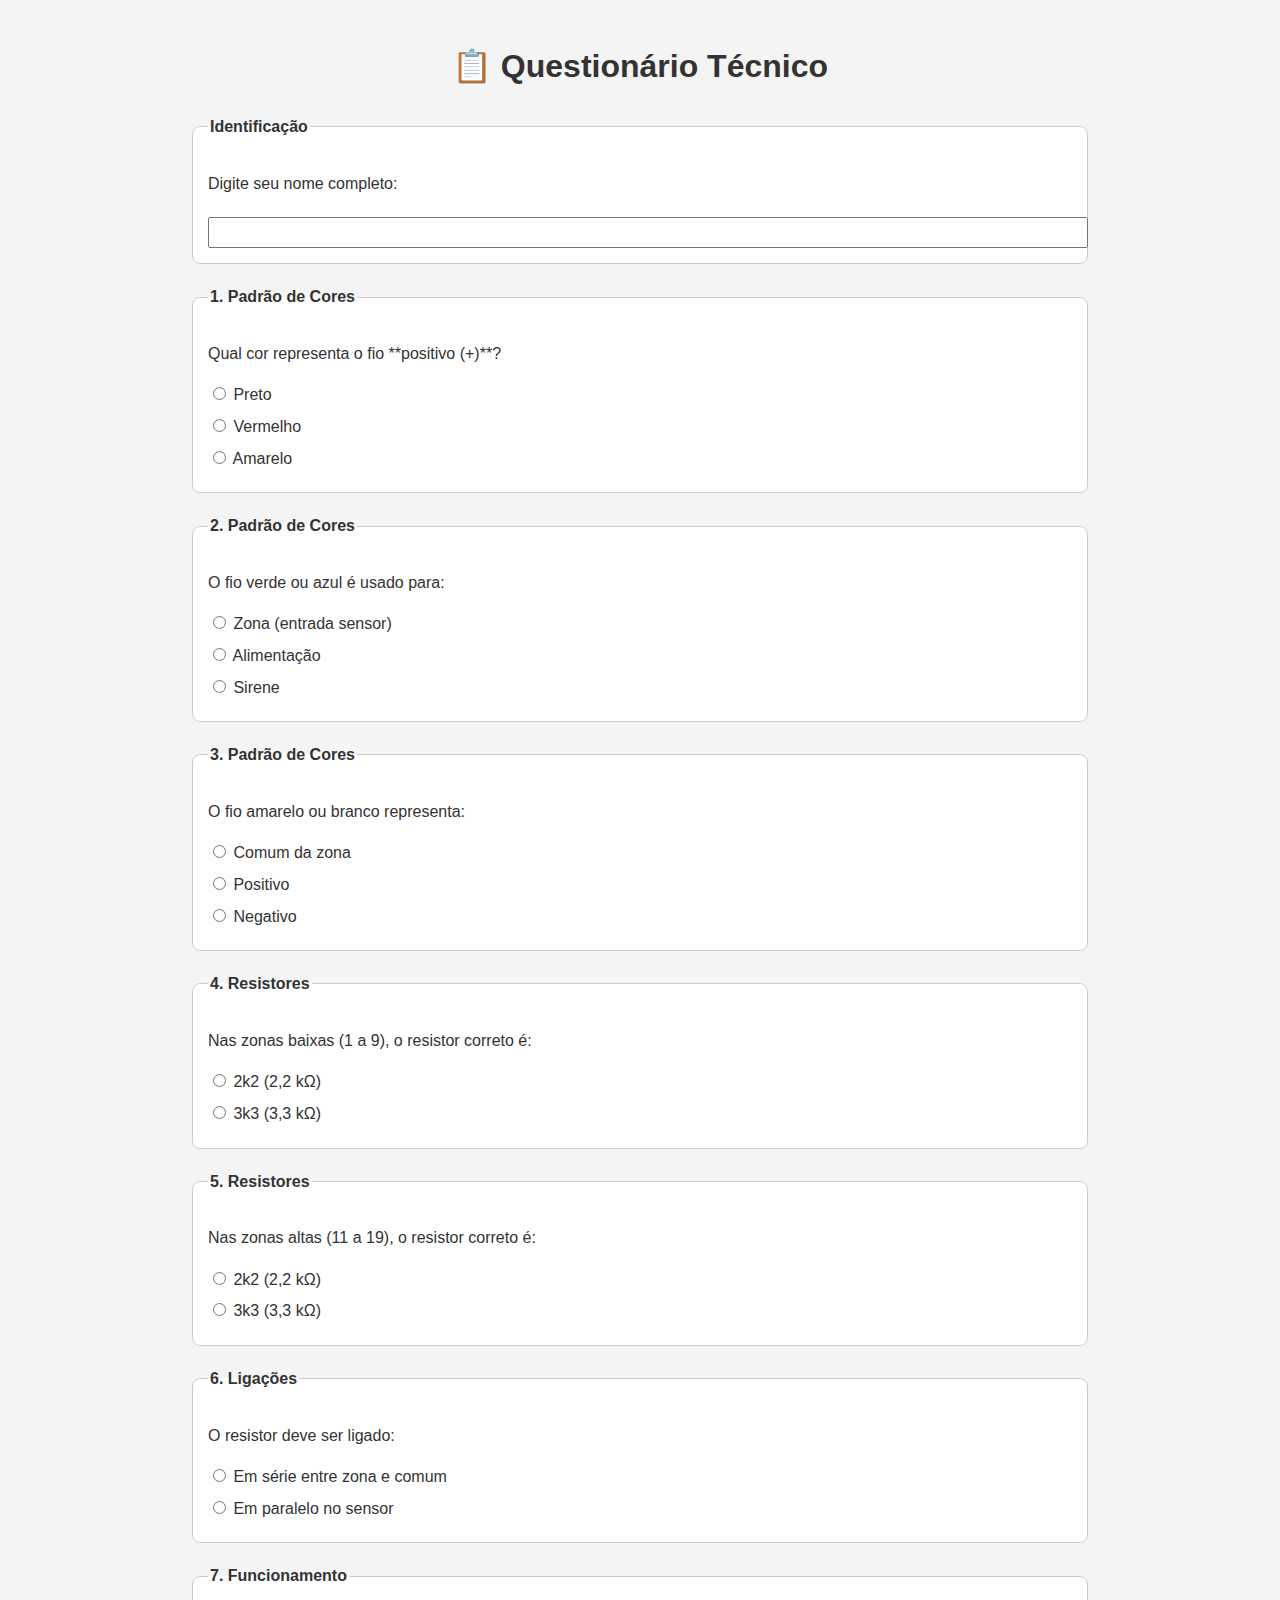
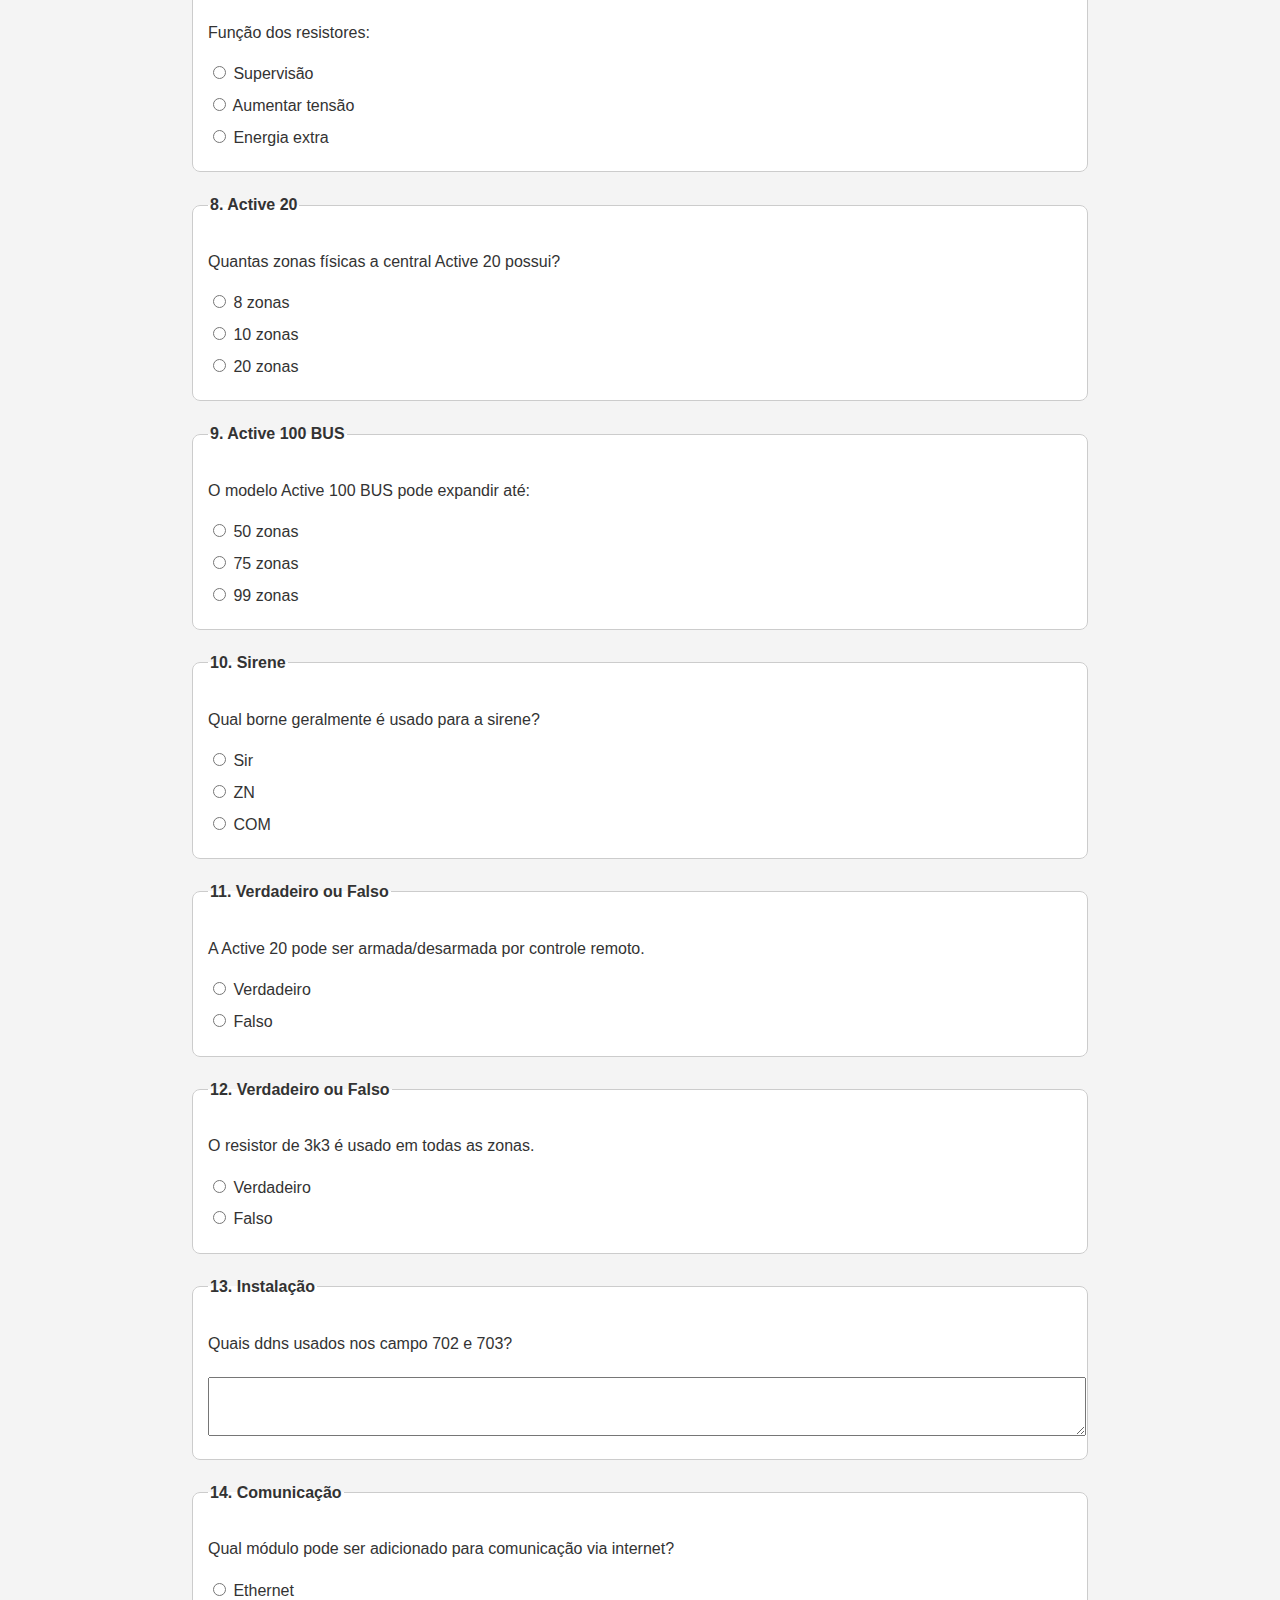
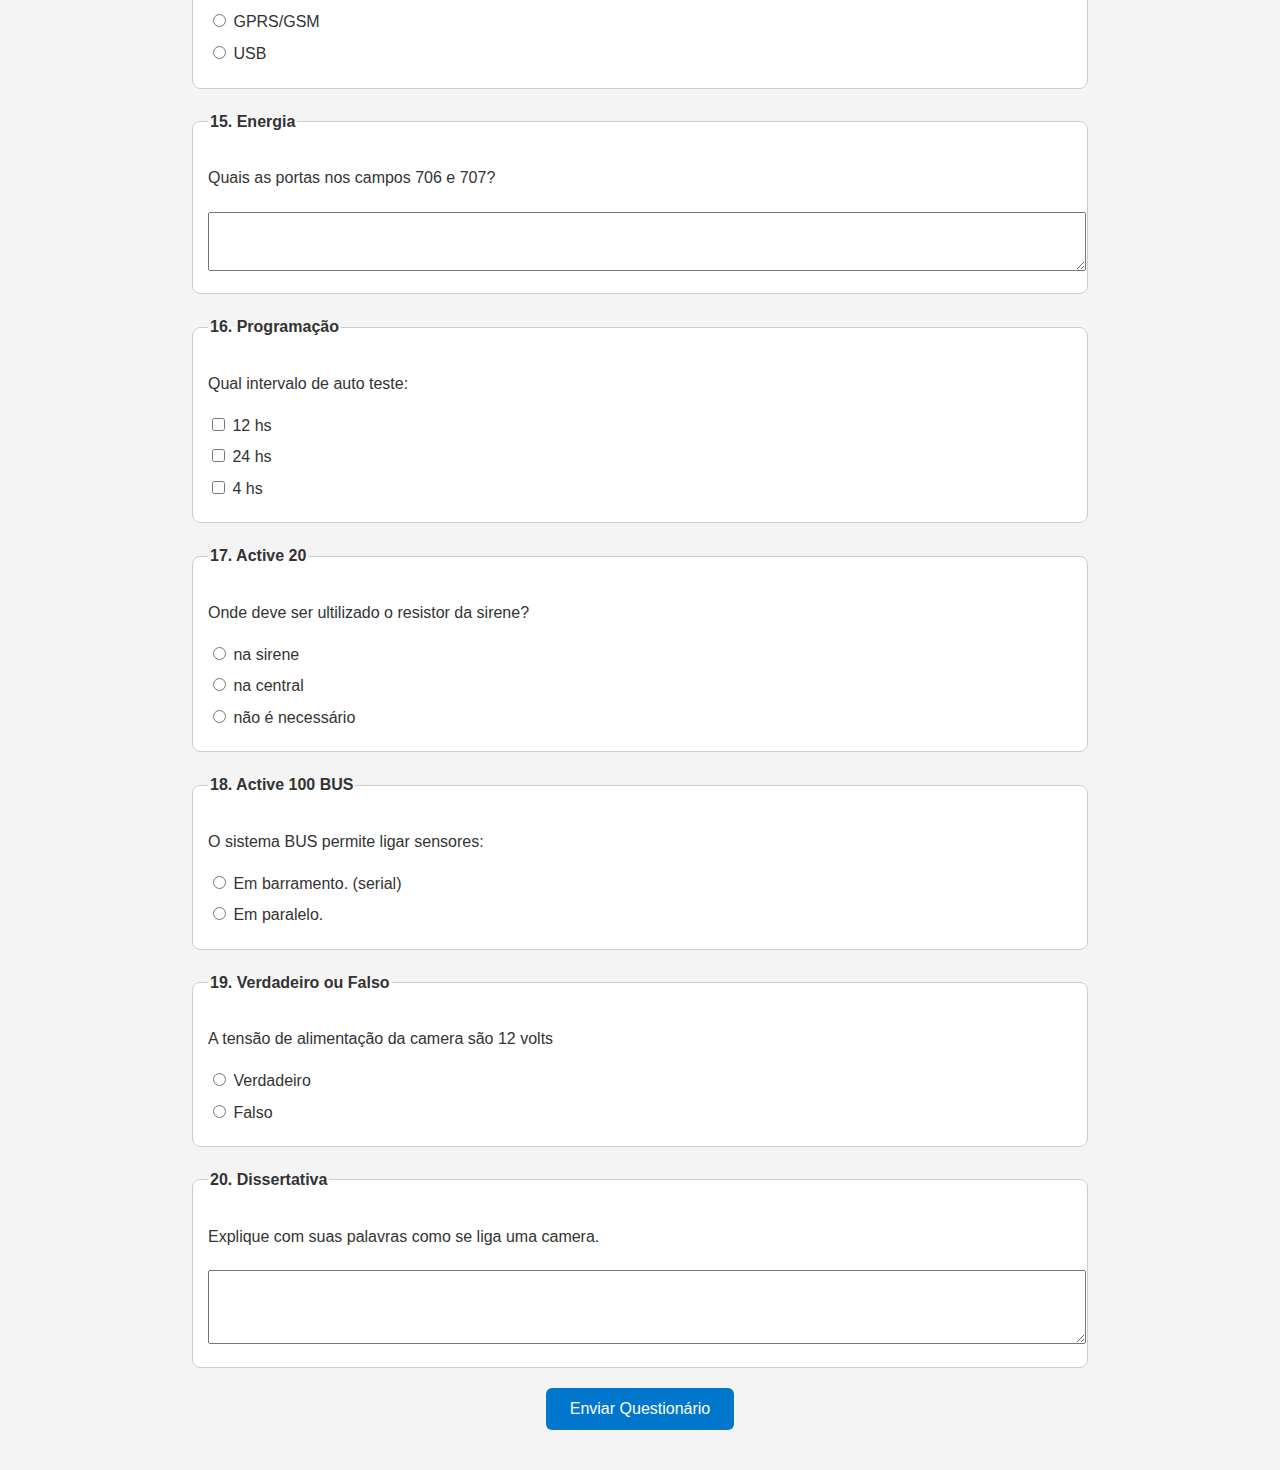
<file: teste.html>
<!DOCTYPE html>
<html lang="pt-BR">

<head>
  <meta charset="UTF-8">
  <title>Questionário Técnico – Alarmes JFL</title>
  <style>
    body {
      font-family: Arial, sans-serif;
      line-height: 1.6;
      background: #f4f4f4;
      color: #333;
      padding: 20px;
      max-width: 900px;
      margin: auto;

    }

    h1 {
      text-align: center;
    }

    fieldset {
      margin-bottom: 20px;
      padding: 15px;
      border: 1px solid #ccc;
      border-radius: 8px;
      background: #fff;
    }

    legend {
      font-weight: bold;
    }

    label {
      display: block;
      margin: 6px 0;
    }

    textarea,
    input[type="text"] {
      width: 100%;
      padding: 6px;
      margin-top: 5px;

    }

    button {
      padding: 12px 24px;
      font-size: 16px;
      border: none;
      border-radius: 6px;
      background: #0077cc;
      color: white;
      cursor: pointer;
      display: block;
      margin: 20px auto;
    }

    button:hover {
      background: #5e6971;
    }
  </style>
</head>

<body>
  <h1>📋 Questionário Técnico </h1>

  <form action="https://formspree.io/f/xovnqyoq" method="POST">

    <!-- Nome -->
    <fieldset>
      <legend>Identificação</legend>
      <p>Digite seu nome completo:</p>
      <input type="text" name="nome" required>
    </fieldset>

    <!-- Questões -->
     <!-- 1 -->
    <!-- 1 -->
    <fieldset>
      <legend>1. Padrão de Cores</legend>
      <p>Qual cor representa o fio **positivo (+)**?</p>
      <label><input type="radio" name="q1" value="Preto"> Preto</label>
      <label><input type="radio" name="q1" value="Vermelho"> Vermelho</label>
      <label><input type="radio" name="q1" value="Amarelo"> Amarelo</label>
    </fieldset>

    <!-- 2 -->
    <fieldset>
      <legend>2. Padrão de Cores</legend>
      <p>O fio verde ou azul é usado para:</p>
      <label><input type="radio" name="q2" value="Zona"> Zona (entrada sensor)</label>
      <label><input type="radio" name="q2" value="Alimentacao"> Alimentação</label>
      <label><input type="radio" name="q2" value="Sirene"> Sirene</label>
    </fieldset>

    <!-- 3 -->
    <fieldset>
      <legend>3. Padrão de Cores</legend>
      <p>O fio amarelo ou branco representa:</p>
      <label><input type="radio" name="q3" value="Comum"> Comum da zona</label>
      <label><input type="radio" name="q3" value="Positivo"> Positivo</label>
      <label><input type="radio" name="q3" value="Negativo"> Negativo</label>
    </fieldset>

    <!-- 4 -->
    <fieldset>
      <legend>4. Resistores</legend>
      <p>Nas zonas baixas (1 a 9), o resistor correto é:</p>
      <label><input type="radio" name="q4" value="2k2"> 2k2 (2,2 kΩ)</label>
      <label><input type="radio" name="q4" value="3k3"> 3k3 (3,3 kΩ)</label>
    </fieldset>

    <!-- 5 -->
    <fieldset>
      <legend>5. Resistores</legend>
      <p>Nas zonas altas (11 a 19), o resistor correto é:</p>
      <label><input type="radio" name="q5" value="2k2"> 2k2 (2,2 kΩ)</label>
      <label><input type="radio" name="q5" value="3k3"> 3k3 (3,3 kΩ)</label>
    </fieldset>

    <!-- 6 -->
    <fieldset>
      <legend>6. Ligações</legend>
      <p>O resistor deve ser ligado:</p>
      <label><input type="radio" name="q6" value="Serie"> Em série entre zona e comum</label>
      <label><input type="radio" name="q6" value="Paralelo"> Em paralelo no sensor</label>
    </fieldset>

    <!-- 7 -->
    <fieldset>
      <legend>7. Funcionamento</legend>
      <p>Função dos resistores:</p>
      <label><input type="radio" name="q7" value="Supervisao"> Supervisão</label>
      <label><input type="radio" name="q7" value="AumentarTensao"> Aumentar tensão</label>
      <label><input type="radio" name="q7" value="EnergiaExtra"> Energia extra</label>
    </fieldset>

    <!-- 8 -->
    <fieldset>
      <legend>8. Active 20</legend>
      <p>Quantas zonas físicas a central Active 20 possui?</p>
      <label><input type="radio" name="q8" value="8"> 8 zonas</label>
      <label><input type="radio" name="q8" value="10"> 10 zonas</label>
      <label><input type="radio" name="q8" value="20"> 20 zonas</label>
    </fieldset>

    <!-- 9 -->
    <fieldset>
      <legend>9. Active 100 BUS</legend>
      <p>O modelo Active 100 BUS pode expandir até:</p>
      <label><input type="radio" name="q9" value="50"> 50 zonas</label>
      <label><input type="radio" name="q9" value="75"> 75 zonas</label>
      <label><input type="radio" name="q9" value="99"> 99 zonas</label>
    </fieldset>

    <!-- 10 -->
    <fieldset>
      <legend>10. Sirene</legend>
      <p>Qual borne geralmente é usado para a sirene?</p>
      <label><input type="radio" name="q10" value="Sir"> Sir</label>
      <label><input type="radio" name="q10" value="ZN"> ZN</label>
      <label><input type="radio" name="q10" value="COM"> COM</label>
    </fieldset>

    <!-- 11 -->
    <fieldset>
      <legend>11. Verdadeiro ou Falso</legend>
      <p>A Active 20 pode ser armada/desarmada por controle remoto.</p>
      <label><input type="radio" name="q11" value="Verdadeiro"> Verdadeiro</label>
      <label><input type="radio" name="q11" value="Falso"> Falso</label>
    </fieldset>

    <!-- 12 -->
    <fieldset>
      <legend>12. Verdadeiro ou Falso</legend>
      <p>O resistor de 3k3 é usado em todas as zonas.</p>
      <label><input type="radio" name="q12" value="Verdadeiro"> Verdadeiro</label>
      <label><input type="radio" name="q12" value="Falso"> Falso</label>
    </fieldset>

    <!-- 13 -->
    <fieldset>
      <legend>13. Instalação</legend>
      <p>Quais ddns usados nos campo 702 e 703?</p>
      <textarea name="q13" rows="3" required></textarea>
    </fieldset>

    <!-- 14 -->
    <fieldset>
      <legend>14. Comunicação</legend>
      <p>Qual módulo pode ser adicionado para comunicação via internet?</p>
      <label><input type="radio" name="q14" value="Ethernet"> Ethernet</label>
      <label><input type="radio" name="q14" value="GPRS/GSM"> GPRS/GSM</label>
      <label><input type="radio" name="q14" value="USB"> USB</label>
    </fieldset>

    <!-- 15 -->
    <fieldset>
      <legend>15. Energia</legend>
      <p>Quais as portas nos campos 706 e 707?</p>
      <textarea name="q15" rows="3" required></textarea>
    </fieldset>

    <!-- 16 -->
    <fieldset>
      <legend>16. Programação</legend>
      <p>Qual intervalo de auto teste:</p>
      <label><input type="checkbox" name="q16" value="InstFixa"> 12 hs</label>
      <label><input type="checkbox" name="q16" value="Atraso"> 24 hs</label>
      <label><input type="checkbox" name="q16" value="24h"> 4 hs</label>
    </fieldset>

    <!-- 17 -->
    <fieldset>
      <legend>17. Active 20</legend>
      <p> Onde deve ser ultilizado o resistor da sirene?</p>
      <label><input type="radio" name="q17" value="na sirene"> na sirene</label>
      <label><input type="radio" name="q17" value="na central"> na central</label>
      <label><input type="radio" name="q17" value="não é necessário"> não é necessário</label>
    </fieldset>

    <!-- 18 -->
    <fieldset>
      <legend>18. Active 100 BUS</legend>
      <p>O sistema BUS permite ligar sensores:</p>
      <label><input type="radio" name="q18" value="Serial"> Em barramento. (serial)</label>
      <label><input type="radio" name="q18" value="Paralelo"> Em paralelo.</label>
    </fieldset>

    <!-- 19 -->
    <fieldset>
      <legend>19. Verdadeiro ou Falso</legend>
      <p>A tensão de alimentação da camera são 12 volts</p>
      <label><input type="radio" name="q19" value="Verdadeiro"> Verdadeiro</label>
      <label><input type="radio" name="q19" value="Falso"> Falso</label>
    </fieldset>

    <!-- 20 -->
    <fieldset>
      <legend>20. Dissertativa</legend>
      <p>Explique com suas palavras como se liga uma camera.</p>
      <textarea name="q20" rows="4" required></textarea>
    </fieldset>

    <input type="hidden" name="nota_final" id="nota_final">
    <!-- Enviar -->
    <button type="submit">Enviar Questionário</button>
  </form>
  <script>
    document.getElementById("quizForm").addEventListener("submit", function (event) {
      let score = 0;

     
      const respostasCorretas = {

        q1: "Vermelho",
        q2: "Zona",
        q3: "Comum",
        q4: "2k2",
        q5: "3k3",
        q6: "Serie",
        q7: "Supervisao",
        q8: "20",
        q9: "99 zonas",
        q10: "Sir",
        q11: "Verdadeiro",
        q12: "Falso",
        q13: "vegasvigilancia.dyndns.org e vnt.dyndns.org",
        q14: "Ethernet",
        q15: "3006 e 3009",
        q16: "4 hs",
        q17: "na sirene",
        q18: "em barramento",
        q19: "verdadeiro",
        q20: ""

      };

      for (let q in respostasCorretas) {
        let marcado = document.querySelector(`input[name="${q}"]:checked`);
        if (marcado && marcado.value === respostasCorretas[q]) {
          score += 0.5;
        }
      }

      // Preenche a nota no campo oculto
      document.getElementById("nota_final").value = score;

       let resultado = document.getElementById("resultado");
      resultado.style.display = "block";
      resultado.innerText = "Sua nota final foi: " + score.toFixed(1);

    });
  </script>
   </body>

</html>
</file>
<file: stlyles.css>
html,
body {
    height: 100%;
    margin: 0;
    background-color: black;
    font-family: Inter, system-ui, -apple-system, "Segoe UI", Roboto, "Helvetica Neue", Arial;
}

.bg {
    min-height: 100%;
    background-image: url('assets/LOGO-VEGAS.png');
    background-size: 60%;
    background-position: center center;
    background-repeat: no-repeat;
    display: grid;
    place-items: center;
    position: relative;
    color: white;
}

.overlay {
    position: absolute;
    inset: 0;
    background: linear-gradient(rgba(0, 0, 0, 0.45), rgba(0, 0, 0, 0.45));
}

.content {
    position: relative;
    z-index: 2;
    max-width: 900px;
    padding: 2rem;
    border-radius: 12px;
    text-align: center;
    backdrop-filter: blur(4px);
    box-shadow: 0 10px 30px rgba(0, 0, 0, 0.4);
}

h1 {
    margin: 0 0 1rem;
    font-size: clamp(1.5rem, 4vw, 2.5rem);
}

.buttons {
    display: flex;
    flex-wrap: wrap;
    gap: 1rem;
    justify-content: center;
}

.buttons a {
    display: inline-block;
    padding: 0.75rem 1.5rem;
    border-radius: 8px;
    text-decoration: none;
    font-weight: bold;
    background: rgba(255, 255, 255, 0.15);
    color: white;
    border: 1px solid rgba(255, 255, 255, 0.25);
    transition: background 0.3s ease;
}

.buttons a:hover {
    background: rgba(255, 255, 255, 0.3);
}

@media (max-width: 520px) {
    .content {
        margin-top: 40%;
        padding: 1rem;
        border-radius: 8px;
    }

    .bg {
        min-height: 100%;
        background-image: url('assets/LOGO-VEGAS.png');
        background-size: 80%;
        background-position: top;
        background-repeat: no-repeat;
        display: grid;
        place-items: center;
        position: relative;
        color: white;
    }

    .buttons a {
        display: inline-block;
        padding: 0.75rem 1.5rem;
        border-radius: 8px;
        text-decoration: none;
        font-weight: bold;
        background: rgba(255, 255, 255, 0.15);
        color: white;
        border: 1px solid rgba(255, 255, 255, 0.25);
        transition: background 0.3s ease;
        width: 200px;
        text-align: center;
    }
}
</file>
<file: aula01.css>
html, body {
  height: 100%;
  margin: 0;
}

body {
  background: #000;
  color: #fff;
  font-family: system-ui, -apple-system, Segoe UI, Roboto, Arial, sans-serif;
  line-height: 1.6;
  display: grid;
  place-items: center;   /* centraliza vertical e horizontalmente o conteúdo */
  padding: 24px;
}

p {
   /* centraliza o texto */
  max-width: 900px;      /* limita largura para melhor leitura */
  margin: 0;
  font-size: 1.05rem;
}
@media (max-width: 600px) {
  body {
    padding: 16px;
  }

  p {
    font-size: 0.95rem; /* Texto um pouco menor para caber melhor */
    line-height: 1.4;   /* Espaçamento mais compacto */
  }
}
</file>
